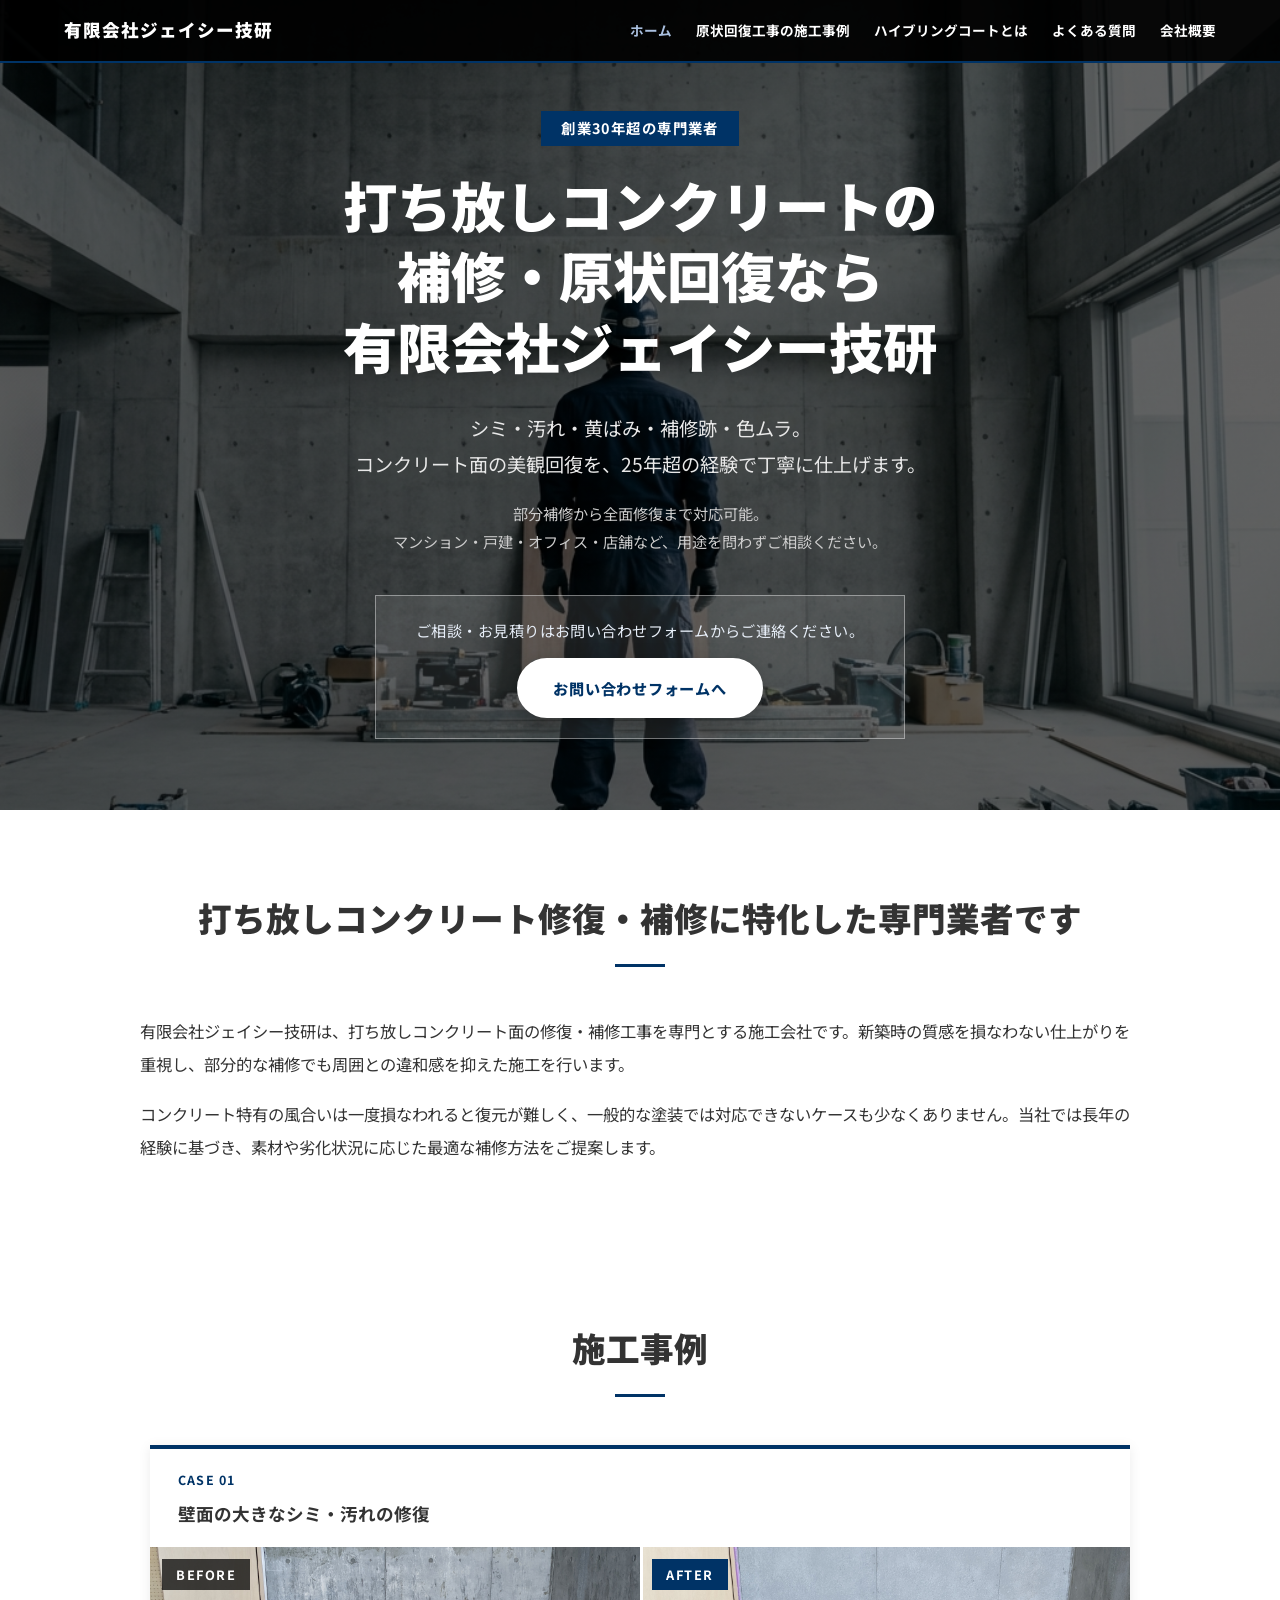
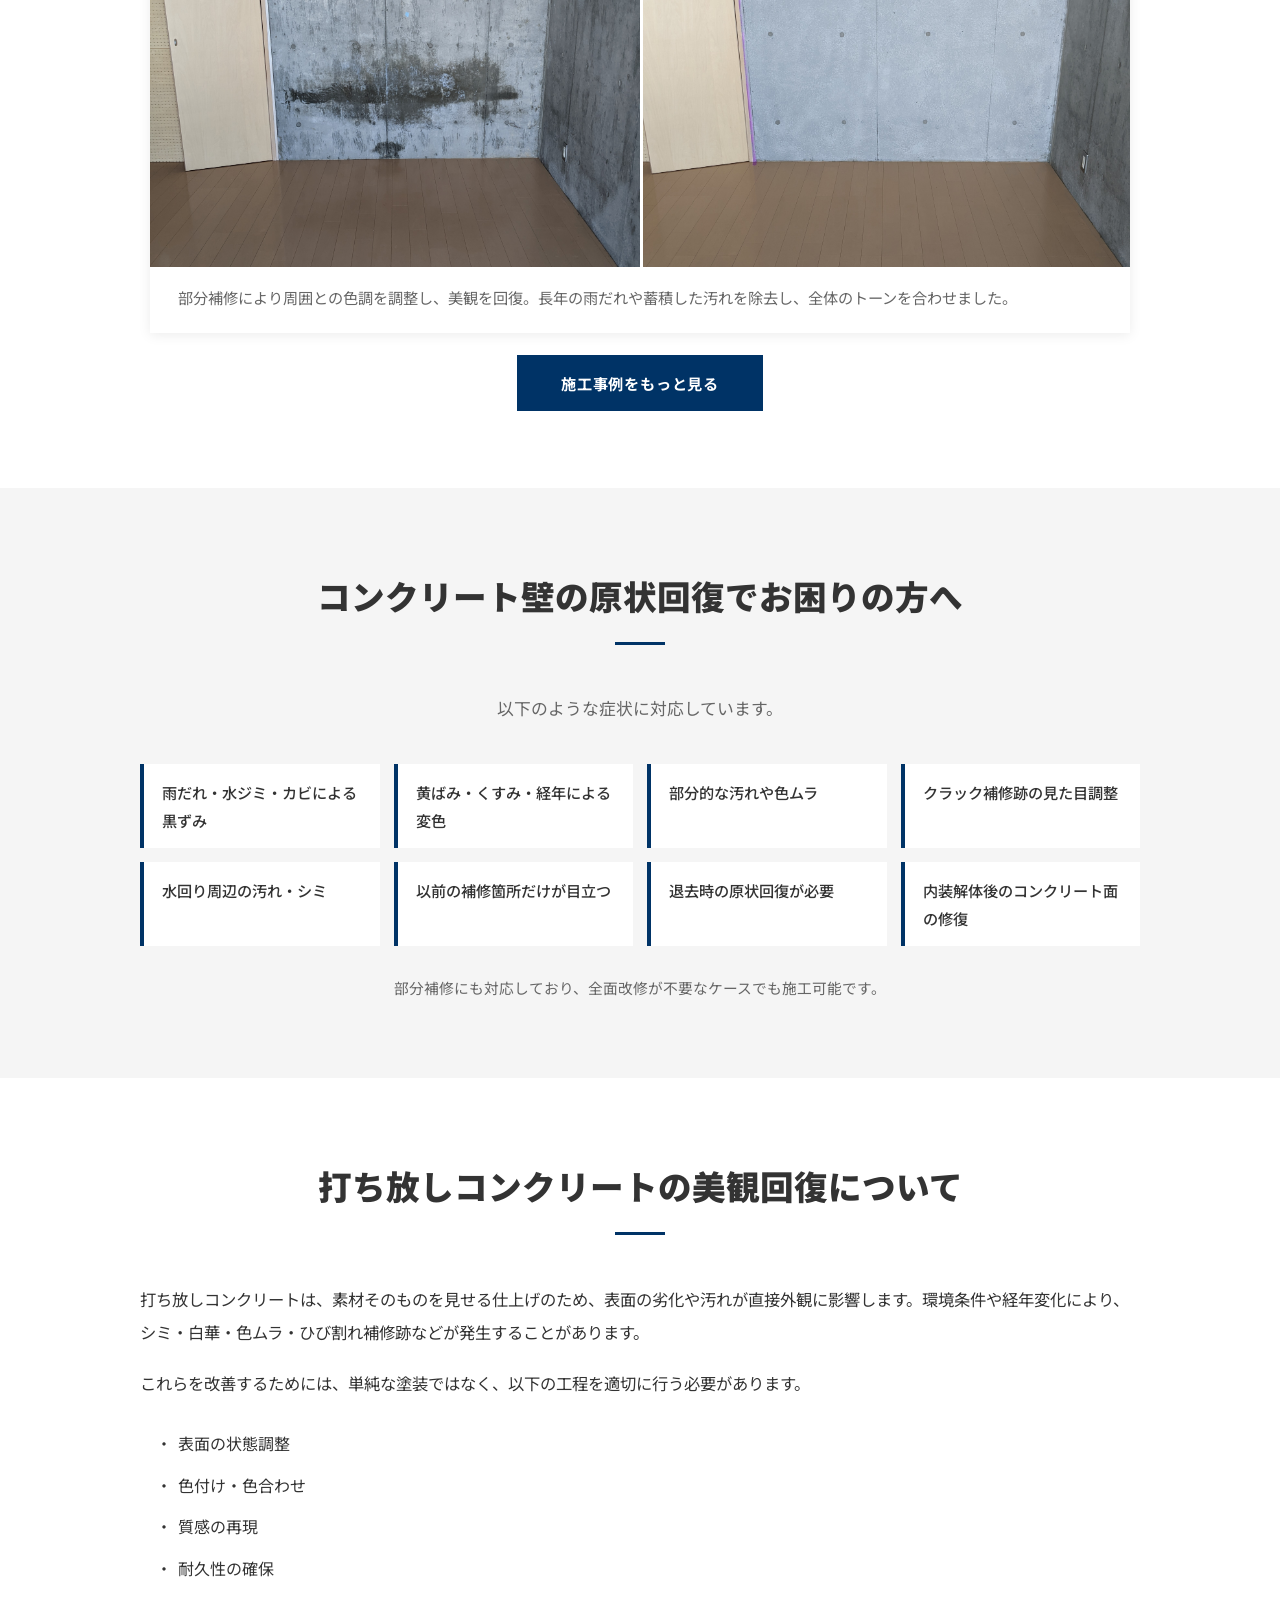
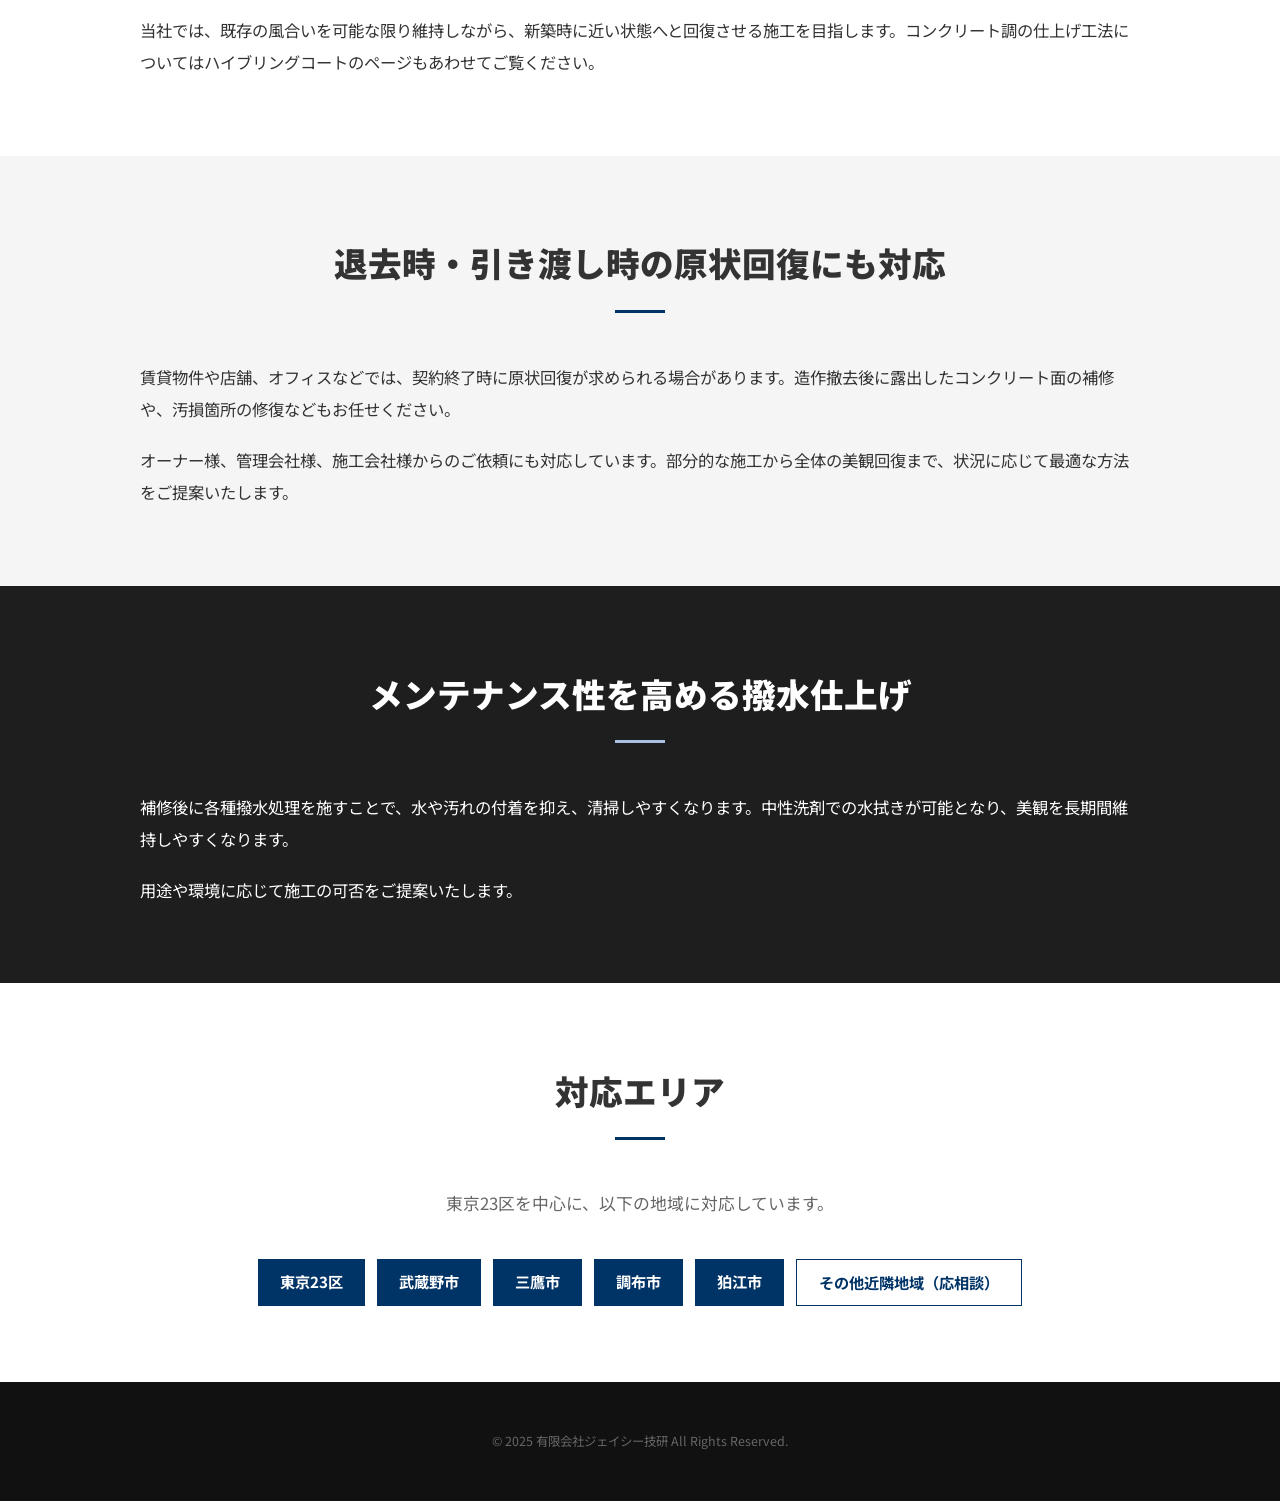
<file: index.html>
<!DOCTYPE html>
<html lang="ja">
<head>
    <meta charset="UTF-8">
    <!-- Google tag (gtag.js) -->
    <script async src="https://www.googletagmanager.com/gtag/js?id=G-X6T82WWXQK"></script>
    <script>
      window.dataLayer = window.dataLayer || [];
      function gtag(){dataLayer.push(arguments);}
      gtag('js', new Date());
      gtag('config', 'G-X6T82WWXQK');
    </script>
    <meta name="viewport" content="width=device-width, initial-scale=1.0">
    <title>打ち放しコンクリートの補修・原状回復なら有限会社ジェイシー技研</title>
    <meta name="description" content="東京都杉並区の有限会社ジェイシー技研。25年超の実績で打ち放しコンクリート面の修復・補修、原状回復を専門に行います。シミ、汚れ、クラック、黄ばみを確かな技術で解決。">
    <meta name="robots" content="index,follow">
    <link rel="canonical" href="https://www.jcgiken.com/">

    <!-- Open Graph -->
    <meta property="og:type" content="website">
    <meta property="og:site_name" content="有限会社ジェイシー技研">
    <meta property="og:title" content="打ち放しコンクリートの補修・原状回復なら有限会社ジェイシー技研">
    <meta property="og:description" content="東京都杉並区の有限会社ジェイシー技研。25年超の実績で打ち放しコンクリート面の修復・補修、原状回復を専門に行います。">
    <meta property="og:url" content="https://www.jcgiken.com/">
    <meta property="og:image" content="https://www.jcgiken.com/web/image/ogp.jpg">
    <meta property="og:image:width" content="1200">
    <meta property="og:image:height" content="630">
    <meta property="og:locale" content="ja_JP">

    <!-- Twitter Card -->
    <meta name="twitter:card" content="summary_large_image">
    <meta name="twitter:title" content="打ち放しコンクリートの補修・原状回復なら有限会社ジェイシー技研">
    <meta name="twitter:description" content="25年超の実績で打ち放しコンクリート面の修復・補修、原状回復を専門に行います。">
    <meta name="twitter:image" content="https://www.jcgiken.com/web/image/ogp.jpg">

    <!-- Favicon -->
    <link rel="icon" type="image/x-icon" href="/favicon.ico">
    <link rel="icon" type="image/png" sizes="32x32" href="/favicon-32x32.png">
    <link rel="icon" type="image/png" sizes="16x16" href="/favicon-16x16.png">
    <link rel="apple-touch-icon" sizes="180x180" href="/apple-touch-icon.png">
    <link rel="manifest" href="/site.webmanifest">
    <meta name="theme-color" content="#1a3a7a">

    <!-- Preconnect -->
    <link rel="preconnect" href="https://fonts.googleapis.com">
    <link rel="preconnect" href="https://fonts.gstatic.com" crossorigin>
    <link href="https://fonts.googleapis.com/css2?family=Noto+Sans+JP:wght@400;500;700;900&display=swap" rel="stylesheet">
    <link rel="stylesheet" href="style.css">

    <!-- Structured Data: LocalBusiness -->
    <script type="application/ld+json">
    {
      "@context": "https://schema.org",
      "@type": "LocalBusiness",
      "@id": "https://www.jcgiken.com/#localbusiness",
      "name": "有限会社ジェイシー技研",
      "alternateName": "ジェイシー技研",
      "url": "https://www.jcgiken.com/",
      "image": "https://www.jcgiken.com/web/image/PXL_20221210_051923732.jpg",
      "telephone": "+81-90-8811-5560",
      "faxNumber": "+81-3-6304-3920",
      "foundingDate": "1995-08",
      "description": "打ち放しコンクリートの補修・原状回復を専門とする東京都杉並区の施工会社。25年超の実績でシミ・汚れ・黄ばみ・クラック補修跡などの美観回復を行う。",
      "address": {
        "@type": "PostalAddress",
        "streetAddress": "方南1-29-1",
        "addressLocality": "杉並区",
        "addressRegion": "東京都",
        "postalCode": "168-0062",
        "addressCountry": "JP"
      },
      "areaServed": [
        {"@type": "City", "name": "東京23区"},
        {"@type": "City", "name": "武蔵野市"},
        {"@type": "City", "name": "三鷹市"},
        {"@type": "City", "name": "調布市"},
        {"@type": "City", "name": "狛江市"}
      ],
      "priceRange": "要問合せ",
      "knowsAbout": [
        "打ち放しコンクリート補修",
        "打ち放しコンクリート原状回復",
        "コンクリート壁原状回復",
        "撥水仕上げ",
        "ハイブリングコート"
      ]
    }
    </script>

    <!-- Structured Data: WebSite -->
    <script type="application/ld+json">
    {
      "@context": "https://schema.org",
      "@type": "WebSite",
      "url": "https://www.jcgiken.com/",
      "name": "有限会社ジェイシー技研",
      "inLanguage": "ja"
    }
    </script>

</head>
<body>

    <header>
        <nav>
            <div class="logo">
                <a href="index.html">
                    <span class="logo-full">有限会社ジェイシー技研</span>
                    <span class="logo-short">トップ</span>
                </a>
            </div>
            <div class="nav-right">
                <ul class="mobile-quicknav">
                    <li><a href="cases.html">施工事例</a></li>
                </ul>
                <ul class="nav-links">
                    <li><a href="index.html" class="active">ホーム</a></li>
                    <li><a href="cases.html">原状回復工事の施工事例</a></li>
                    <li><a href="hybring-coat.html">ハイブリングコートとは</a></li>
                    <li><a href="faq.html">よくある質問</a></li>
                    <li><a href="company.html">会社概要</a></li>
                </ul>
                <button class="hamburger" id="hamburgerBtn" aria-label="メニューを開く" aria-expanded="false">
                    <span></span>
                    <span></span>
                    <span></span>
                    <span class="hamburger-label">メニュー</span>
                </button>
            </div>
        </nav>
    </header>

    <!-- Mobile Menu -->
    <div class="mobile-menu" id="mobileMenu" role="dialog" aria-modal="true" aria-label="ナビゲーションメニュー">
        <div class="mobile-menu-header">
            <span class="mobile-menu-header-title">メニュー</span>
            <button class="mobile-menu-close" id="mobileMenuClose">✕ 閉じる</button>
        </div>
        <div class="mobile-menu-links">
            <a href="index.html" class="active">ホーム（トップページ）</a>
            <a href="cases.html">原状回復工事の施工事例</a>
            <a href="hybring-coat.html">ハイブリングコートとは</a>
            <a href="faq.html">よくある質問</a>
            <a href="company.html">会社概要</a>
        </div>
    </div>

    <!-- Hero -->
    <div id="home" class="hero">
        <div class="hero-content">
            <div class="hero-badge">創業30年超の専門業者</div>
            <h1>
                打ち放しコンクリートの<br>
                補修・原状回復なら<br>
                有限会社ジェイシー技研
            </h1>
            <p class="hero-sub">
                シミ・汚れ・黄ばみ・補修跡・色ムラ。<br>
                コンクリート面の美観回復を、25年超の経験で丁寧に仕上げます。
            </p>
            <p class="hero-note">
                部分補修から全面修復まで対応可能。<br>
                マンション・戸建・オフィス・店舗など、用途を問わずご相談ください。
            </p>
            <div class="hero-cta">
                <p>ご相談・お見積りはお問い合わせフォームからご連絡ください。</p>
                <a href="company.html#contact" class="btn">お問い合わせフォームへ</a>
            </div>
        </div>
    </div>

    <!-- 強み -->
    <div id="strength" class="section-wrap">
        <div class="section-inner">
            <h2 class="section-title">打ち放しコンクリート修復・補修に特化した専門業者です</h2>
            <div class="text-body">
                <p>有限会社ジェイシー技研は、打ち放しコンクリート面の修復・補修工事を専門とする施工会社です。新築時の質感を損なわない仕上がりを重視し、部分的な補修でも周囲との違和感を抑えた施工を行います。</p>
                <p>コンクリート特有の風合いは一度損なわれると復元が難しく、一般的な塗装では対応できないケースも少なくありません。当社では長年の経験に基づき、素材や劣化状況に応じた最適な補修方法をご提案します。</p>
            </div>
        </div>
    </div>

    <!-- 施工事例 -->
    <div id="case-digest" class="section-wrap">
        <div class="section-inner">
            <h2 class="section-title">施工事例</h2>
            <div class="case-item case-digest-item">
                <div class="case-item-header">
                    <div class="case-no">CASE 01</div>
                    <h3>壁面の大きなシミ・汚れの修復</h3>
                </div>
                <div class="before-after">
                    <div class="ba-panel">
                        <img src="web/image/PXL_20221210_042114568.jpg" alt="打ち放しコンクリート壁面の雨だれ・シミ 施工前" loading="lazy" decoding="async">
                        <span class="ba-label">BEFORE</span>
                    </div>
                    <div class="ba-panel ba-divider">
                        <img src="web/image/PXL_20221210_051923732.jpg" alt="打ち放しコンクリート壁面の雨だれ・シミを部分補修で美観回復した施工後" loading="lazy" decoding="async">
                        <span class="ba-label after">AFTER</span>
                    </div>
                </div>
                <p class="case-item-desc">部分補修により周囲との色調を調整し、美観を回復。長年の雨だれや蓄積した汚れを除去し、全体のトーンを合わせました。</p>
            </div>
            <p class="case-digest-link"><a href="cases.html" class="btn">施工事例をもっと見る</a></p>
        </div>
    </div>

    <!-- お悩み -->
    <div id="troubles" class="section-wrap bg-grey">
        <div class="section-inner">
            <h2 class="section-title">コンクリート壁の原状回復でお困りの方へ</h2>
            <p class="section-lead">以下のような症状に対応しています。</p>
            <div class="troubles-grid">
                <div class="trouble-item">雨だれ・水ジミ・カビによる黒ずみ</div>
                <div class="trouble-item">黄ばみ・くすみ・経年による変色</div>
                <div class="trouble-item">部分的な汚れや色ムラ</div>
                <div class="trouble-item">クラック補修跡の見た目調整</div>
                <div class="trouble-item">水回り周辺の汚れ・シミ</div>
                <div class="trouble-item">以前の補修箇所だけが目立つ</div>
                <div class="trouble-item">退去時の原状回復が必要</div>
                <div class="trouble-item">内装解体後のコンクリート面の修復</div>
            </div>
            <p class="troubles-note">部分補修にも対応しており、全面改修が不要なケースでも施工可能です。</p>
        </div>
    </div>

    <!-- 補修とは -->
    <div id="about" class="section-wrap">
        <div class="section-inner">
            <h2 class="section-title">打ち放しコンクリートの美観回復について</h2>
            <div class="text-body">
                <p>打ち放しコンクリートは、素材そのものを見せる仕上げのため、表面の劣化や汚れが直接外観に影響します。環境条件や経年変化により、シミ・白華・色ムラ・ひび割れ補修跡などが発生することがあります。</p>
                <p>これらを改善するためには、単純な塗装ではなく、以下の工程を適切に行う必要があります。</p>
            </div>
            <ul class="process-list">
                <li>表面の状態調整</li>
                <li>色付け・色合わせ</li>
                <li>質感の再現</li>
                <li>耐久性の確保</li>
            </ul>
            <div class="text-body">
                <p>当社では、既存の風合いを可能な限り維持しながら、新築時に近い状態へと回復させる施工を目指します。コンクリート調の仕上げ工法については<a href="hybring-coat.html">ハイブリングコートのページ</a>もあわせてご覧ください。</p>
            </div>
        </div>
    </div>

    <!-- 原状回復 -->
    <div id="restoration" class="section-wrap bg-grey">
        <div class="section-inner">
            <h2 class="section-title">退去時・引き渡し時の原状回復にも対応</h2>
            <div class="text-body">
                <p>賃貸物件や店舗、オフィスなどでは、契約終了時に原状回復が求められる場合があります。造作撤去後に露出したコンクリート面の補修や、汚損箇所の修復などもお任せください。</p>
                <p>オーナー様、管理会社様、施工会社様からのご依頼にも対応しています。部分的な施工から全体の美観回復まで、状況に応じて最適な方法をご提案いたします。</p>
            </div>
        </div>
    </div>

    <!-- 撥水仕上げ -->
    <div id="repellent" class="section-wrap bg-dark">
        <div class="section-inner">
            <h2 class="section-title">メンテナンス性を高める撥水仕上げ</h2>
            <div class="text-body">
                <p>補修後に各種撥水処理を施すことで、水や汚れの付着を抑え、清掃しやすくなります。中性洗剤での水拭きが可能となり、美観を長期間維持しやすくなります。</p>
                <p>用途や環境に応じて施工の可否をご提案いたします。</p>
            </div>
        </div>
    </div>

    <!-- 対応エリア -->
    <div id="area" class="section-wrap">
        <div class="section-inner">
            <h2 class="section-title">対応エリア</h2>
            <p class="section-lead">東京23区を中心に、以下の地域に対応しています。</p>
            <div class="area-list">
                <span class="area-tag">東京23区</span>
                <span class="area-tag">武蔵野市</span>
                <span class="area-tag">三鷹市</span>
                <span class="area-tag">調布市</span>
                <span class="area-tag">狛江市</span>
                <span class="area-tag soft">その他近隣地域（応相談）</span>
            </div>
        </div>
    </div>

    <footer>
        <p class="footer-copy">&copy; 2025 有限会社ジェイシー技研 All Rights Reserved.</p>
    </footer>

    <script src="script.js"></script>
</body>
</html>
</file>
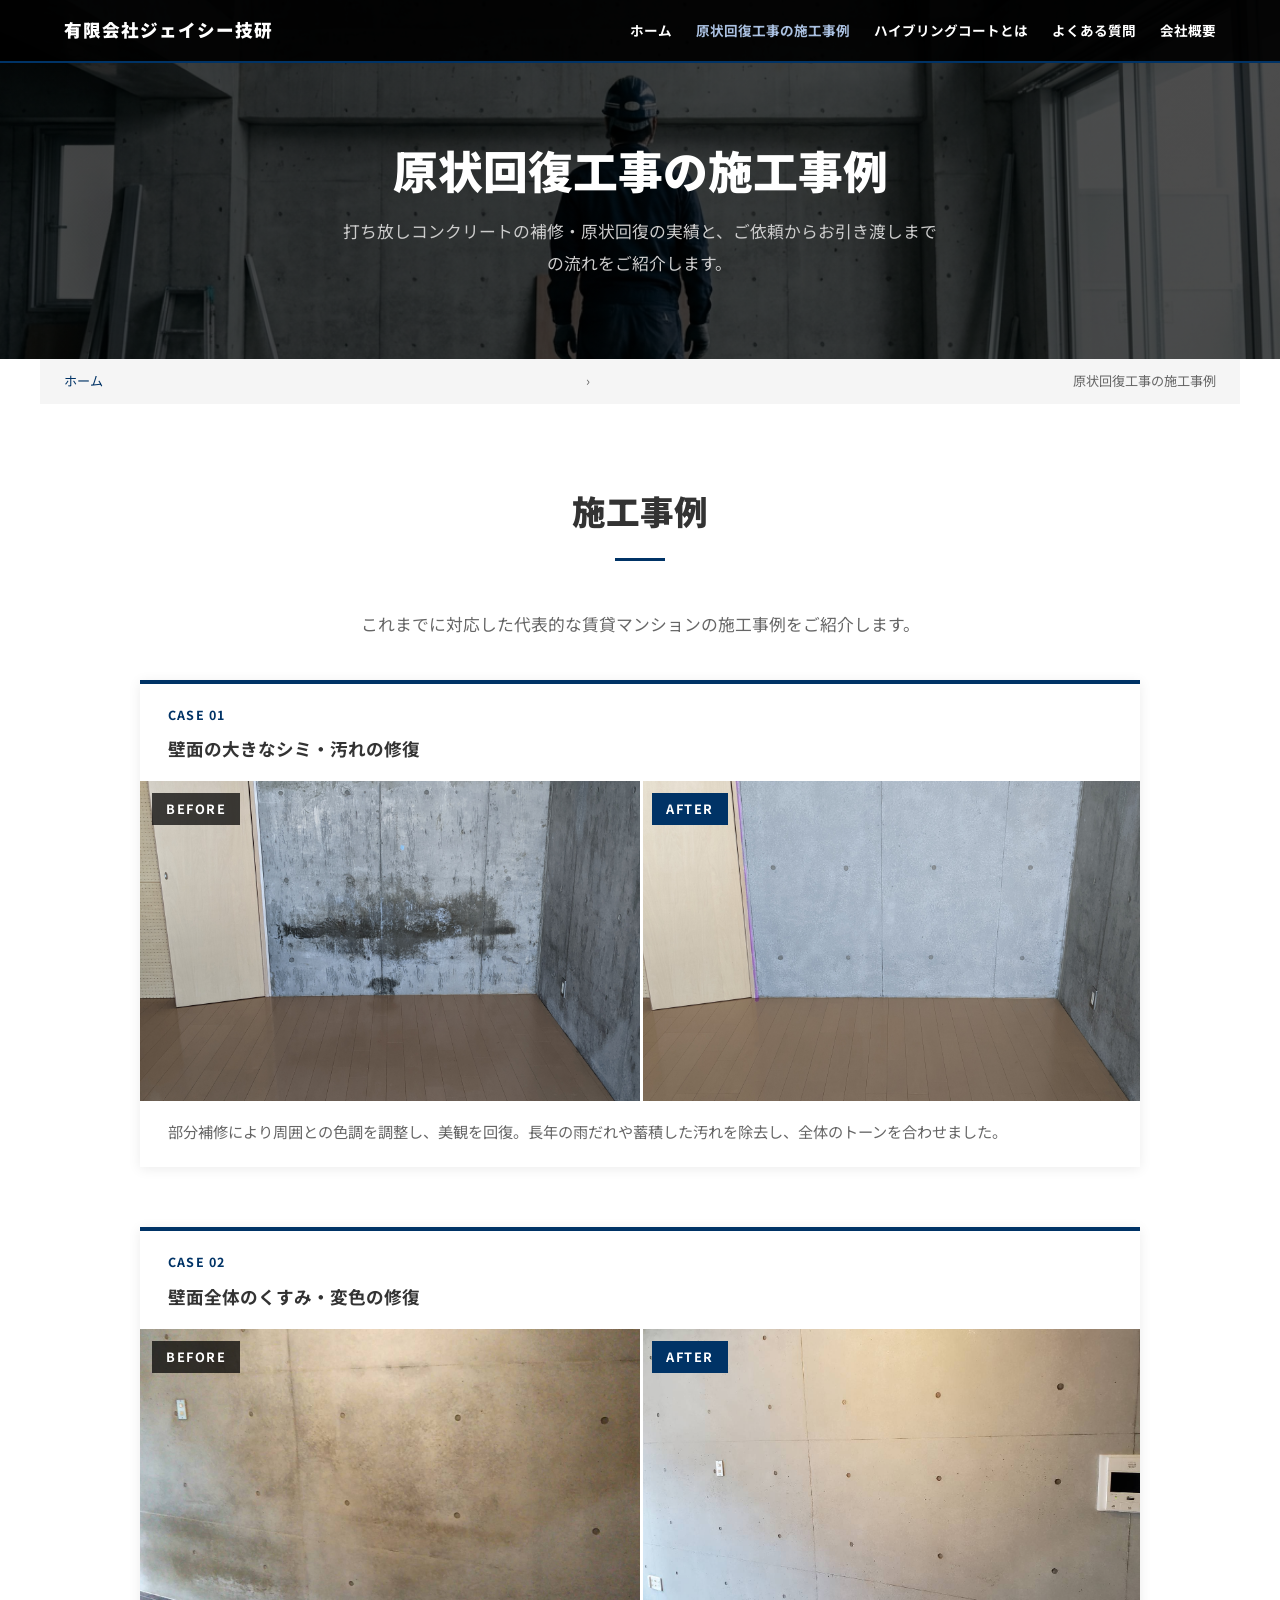
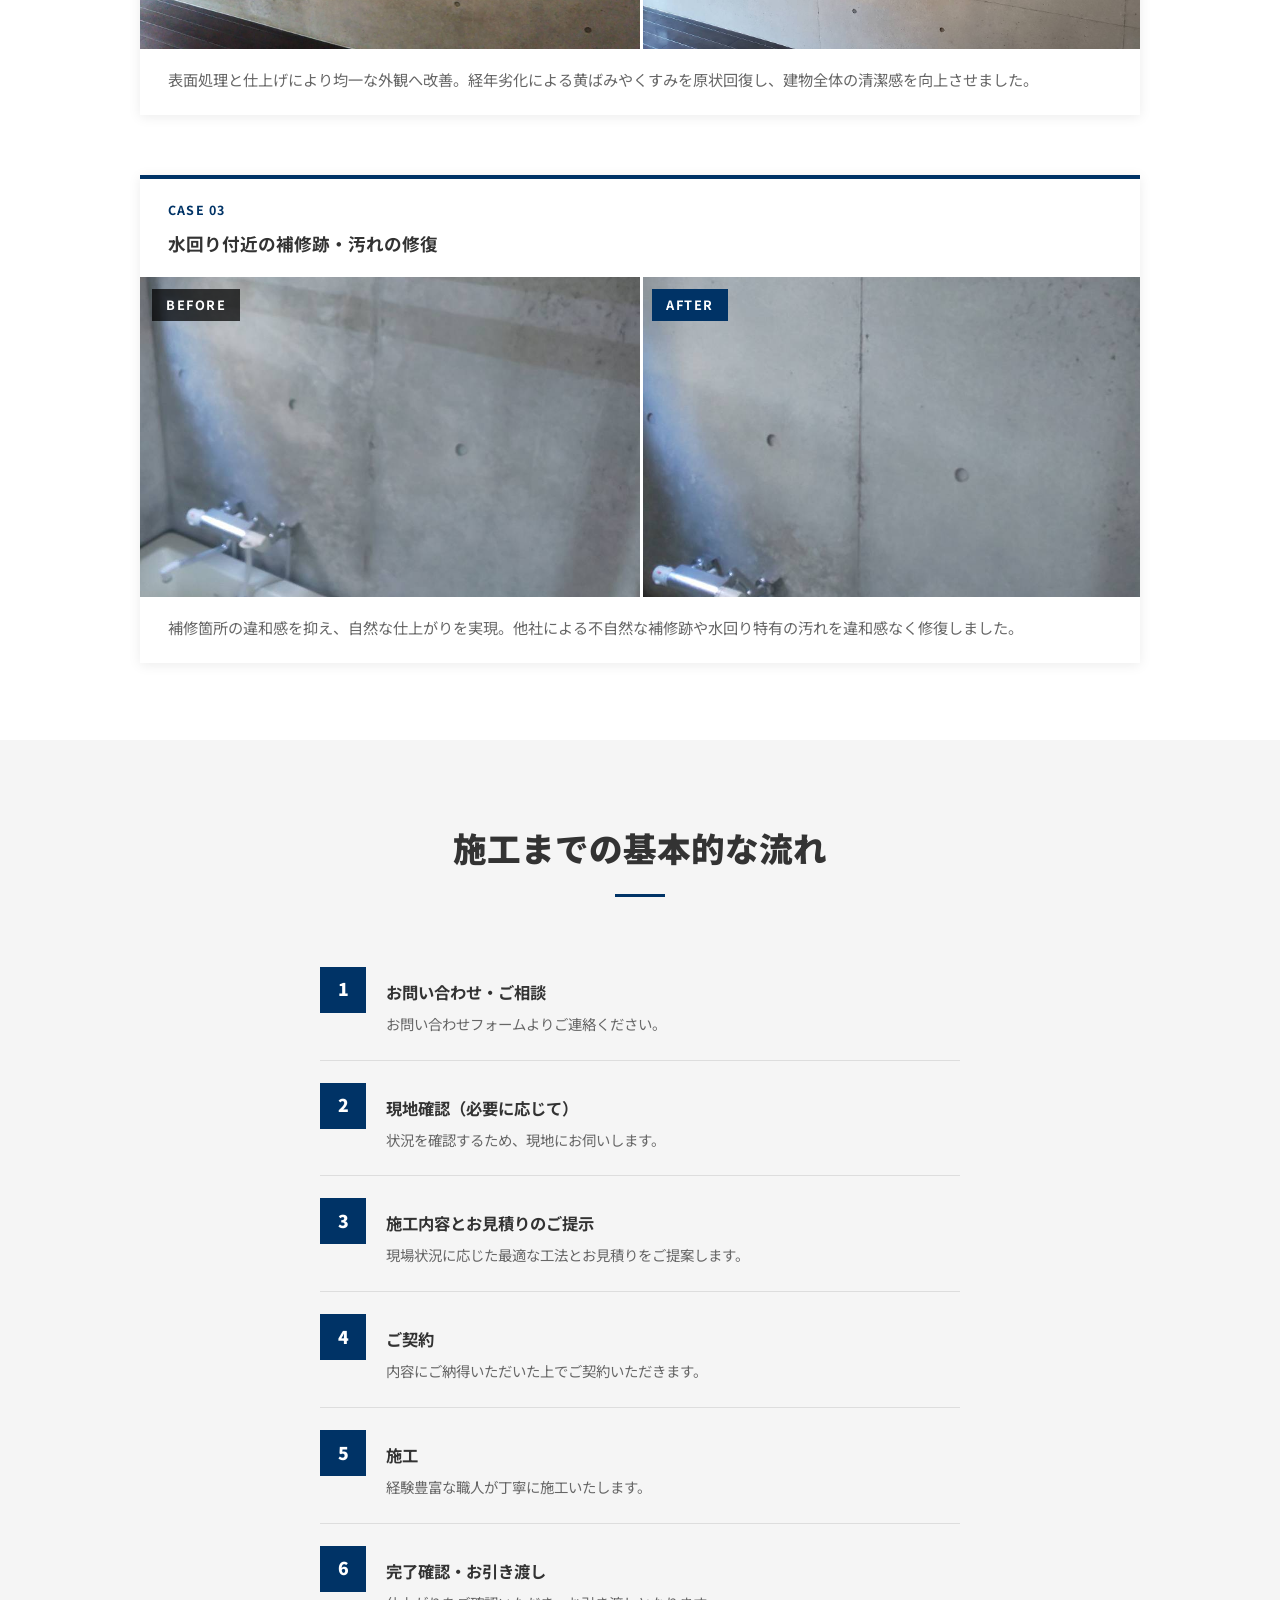
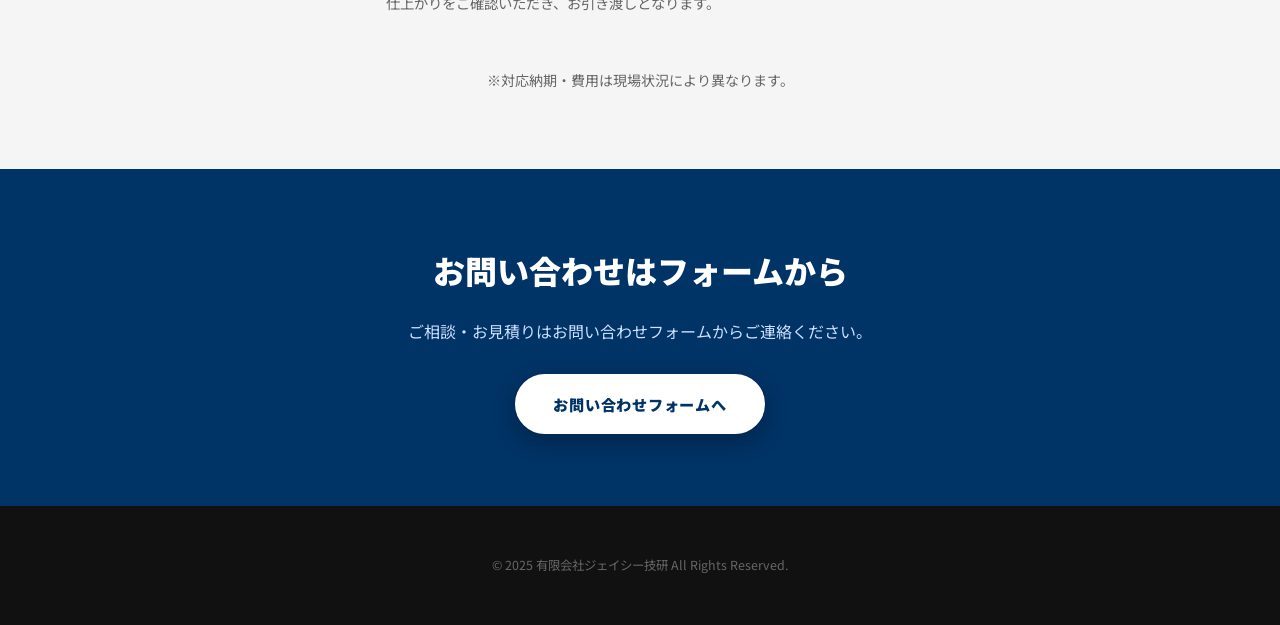
<file: cases.html>
<!DOCTYPE html>
<html lang="ja">
<head>
    <meta charset="UTF-8">
    <!-- Google tag (gtag.js) -->
    <script async src="https://www.googletagmanager.com/gtag/js?id=G-X6T82WWXQK"></script>
    <script>
      window.dataLayer = window.dataLayer || [];
      function gtag(){dataLayer.push(arguments);}
      gtag('js', new Date());
      gtag('config', 'G-X6T82WWXQK');
    </script>
    <meta name="viewport" content="width=device-width, initial-scale=1.0">
    <title>原状回復工事の施工事例｜打ち放しコンクリート補修｜有限会社ジェイシー技研</title>
    <meta name="description" content="有限会社ジェイシー技研の原状回復工事の施工事例を紹介。打ち放しコンクリートのシミ・汚れ・変色・補修跡を自然な仕上がりに回復した賃貸マンションなどのBEFORE/AFTER実績。">
    <meta name="robots" content="index,follow">
    <link rel="canonical" href="https://www.jcgiken.com/cases.html">

    <!-- Open Graph -->
    <meta property="og:type" content="article">
    <meta property="og:site_name" content="有限会社ジェイシー技研">
    <meta property="og:title" content="原状回復工事の施工事例｜有限会社ジェイシー技研">
    <meta property="og:description" content="打ち放しコンクリートのシミ・汚れ・変色・補修跡を自然な仕上がりに回復した施工事例をBEFORE/AFTERでご紹介。">
    <meta property="og:url" content="https://www.jcgiken.com/cases.html">
    <meta property="og:image" content="https://www.jcgiken.com/web/image/ogp.jpg">
    <meta property="og:image:width" content="1200">
    <meta property="og:image:height" content="630">
    <meta property="og:locale" content="ja_JP">

    <!-- Twitter Card -->
    <meta name="twitter:card" content="summary_large_image">
    <meta name="twitter:title" content="原状回復工事の施工事例｜有限会社ジェイシー技研">
    <meta name="twitter:description" content="打ち放しコンクリートの補修・原状回復の実績をBEFORE/AFTERでご紹介。">
    <meta name="twitter:image" content="https://www.jcgiken.com/web/image/ogp.jpg">

    <!-- Favicon -->
    <link rel="icon" type="image/x-icon" href="/favicon.ico">
    <link rel="icon" type="image/png" sizes="32x32" href="/favicon-32x32.png">
    <link rel="icon" type="image/png" sizes="16x16" href="/favicon-16x16.png">
    <link rel="apple-touch-icon" sizes="180x180" href="/apple-touch-icon.png">
    <link rel="manifest" href="/site.webmanifest">
    <meta name="theme-color" content="#1a3a7a">

    <link rel="preconnect" href="https://fonts.googleapis.com">
    <link rel="preconnect" href="https://fonts.gstatic.com" crossorigin>
    <link href="https://fonts.googleapis.com/css2?family=Noto+Sans+JP:wght@400;500;700;900&display=swap" rel="stylesheet">
    <link rel="stylesheet" href="style.css">

    <!-- Structured Data: BreadcrumbList -->
    <script type="application/ld+json">
    {
      "@context": "https://schema.org",
      "@type": "BreadcrumbList",
      "itemListElement": [
        {"@type": "ListItem", "position": 1, "name": "ホーム", "item": "https://www.jcgiken.com/"},
        {"@type": "ListItem", "position": 2, "name": "原状回復工事の施工事例", "item": "https://www.jcgiken.com/cases.html"}
      ]
    }
    </script>

    <!-- Structured Data: ItemList (事例一覧) -->
    <script type="application/ld+json">
    {
      "@context": "https://schema.org",
      "@type": "ItemList",
      "name": "打ち放しコンクリート補修・原状回復の施工事例",
      "itemListElement": [
        {
          "@type": "ListItem",
          "position": 1,
          "item": {
            "@type": "Article",
            "headline": "壁面の大きなシミ・汚れの修復",
            "description": "部分補修により周囲との色調を調整し、美観を回復。長年の雨だれや蓄積した汚れを除去し、全体のトーンを合わせました。",
            "image": "https://www.jcgiken.com/web/image/PXL_20221210_051923732.jpg"
          }
        },
        {
          "@type": "ListItem",
          "position": 2,
          "item": {
            "@type": "Article",
            "headline": "壁面全体のくすみ・変色の修復",
            "description": "表面処理と仕上げにより均一な外観へ改善。経年劣化による黄ばみやくすみを原状回復し、建物全体の清潔感を向上させました。",
            "image": "https://www.jcgiken.com/web/image/1658558519560.jpg"
          }
        },
        {
          "@type": "ListItem",
          "position": 3,
          "item": {
            "@type": "Article",
            "headline": "水回り付近の補修跡・汚れの修復",
            "description": "補修箇所の違和感を抑え、自然な仕上がりを実現。他社による不自然な補修跡や水回り特有の汚れを違和感なく修復しました。",
            "image": "https://www.jcgiken.com/web/image/1684109075988.jpg"
          }
        }
      ]
    }
    </script>

    <!-- Structured Data: HowTo -->
    <script type="application/ld+json">
    {
      "@context": "https://schema.org",
      "@type": "HowTo",
      "name": "打ち放しコンクリート補修・原状回復の流れ",
      "step": [
        {
          "@type": "HowToStep",
          "position": 1,
          "name": "お問い合わせ・ご相談",
          "text": "お電話よりご連絡ください。"
        },
        {
          "@type": "HowToStep",
          "position": 2,
          "name": "現地確認（必要に応じて）",
          "text": "状況を確認するため、現地にお伺いします。"
        },
        {
          "@type": "HowToStep",
          "position": 3,
          "name": "施工内容とお見積りのご提示",
          "text": "現場状況に応じた最適な工法とお見積りをご提案します。"
        },
        {
          "@type": "HowToStep",
          "position": 4,
          "name": "ご契約",
          "text": "内容にご納得いただいた上でご契約いただきます。"
        },
        {
          "@type": "HowToStep",
          "position": 5,
          "name": "施工",
          "text": "経験豊富な職人が丁寧に施工いたします。"
        },
        {
          "@type": "HowToStep",
          "position": 6,
          "name": "完了確認・お引き渡し",
          "text": "仕上がりをご確認いただき、お引き渡しとなります。"
        }
      ]
    }
    </script>
</head>
<body>

    <header>
        <nav>
            <div class="logo">
                <a href="index.html">
                    <span class="logo-full">有限会社ジェイシー技研</span>
                    <span class="logo-short">トップ</span>
                </a>
            </div>
            <div class="nav-right">
                <ul class="mobile-quicknav">
                    <li><a href="hybring-coat.html">ハイブリングコート</a></li>
                </ul>
                <ul class="nav-links">
                    <li><a href="index.html">ホーム</a></li>
                    <li><a href="cases.html" class="active">原状回復工事の施工事例</a></li>
                    <li><a href="hybring-coat.html">ハイブリングコートとは</a></li>
                    <li><a href="faq.html">よくある質問</a></li>
                    <li><a href="company.html">会社概要</a></li>
                </ul>
                <button class="hamburger" id="hamburgerBtn" aria-label="メニューを開く" aria-expanded="false">
                    <span></span>
                    <span></span>
                    <span></span>
                    <span class="hamburger-label">メニュー</span>
                </button>
            </div>
        </nav>
    </header>

    <!-- Mobile Menu -->
    <div class="mobile-menu" id="mobileMenu" role="dialog" aria-modal="true" aria-label="ナビゲーションメニュー">
        <div class="mobile-menu-header">
            <span class="mobile-menu-header-title">メニュー</span>
            <button class="mobile-menu-close" id="mobileMenuClose">✕ 閉じる</button>
        </div>
        <div class="mobile-menu-links">
            <a href="index.html">ホーム（トップページ）</a>
            <a href="cases.html" class="active">原状回復工事の施工事例</a>
            <a href="hybring-coat.html">ハイブリングコートとは</a>
            <a href="faq.html">よくある質問</a>
            <a href="company.html">会社概要</a>
        </div>
    </div>

    <!-- Page Hero -->
    <div class="page-hero">
        <h1>原状回復工事の施工事例</h1>
        <p>打ち放しコンクリートの補修・原状回復の実績と、ご依頼からお引き渡しまでの流れをご紹介します。</p>
    </div>

    <!-- Breadcrumb -->
    <nav class="breadcrumb" aria-label="パンくずリスト">
        <a href="index.html">ホーム</a>
        <span>›</span>
        原状回復工事の施工事例
    </nav>

    <!-- 施工事例 -->
    <div id="cases" class="section-wrap">
        <div class="section-inner">
            <h2 class="section-title">施工事例</h2>
            <p class="section-lead">これまでに対応した代表的な賃貸マンションの施工事例をご紹介します。</p>
            <div class="cases-list">

                <div class="case-item">
                    <div class="case-item-header">
                        <div class="case-no">CASE 01</div>
                        <h3>壁面の大きなシミ・汚れの修復</h3>
                    </div>
                    <div class="before-after">
                        <div class="ba-panel">
                            <img src="../web/image/PXL_20221210_042114568.jpg" alt="打ち放しコンクリート壁面の雨だれ・シミ 施工前" loading="lazy" decoding="async">
                            <span class="ba-label">BEFORE</span>
                        </div>
                        <div class="ba-panel ba-divider">
                            <img src="../web/image/PXL_20221210_051923732.jpg" alt="打ち放しコンクリート壁面の雨だれ・シミを部分補修で美観回復した施工後" loading="lazy" decoding="async">
                            <span class="ba-label after">AFTER</span>
                        </div>
                    </div>
                    <p class="case-item-desc">部分補修により周囲との色調を調整し、美観を回復。長年の雨だれや蓄積した汚れを除去し、全体のトーンを合わせました。</p>
                </div>

                <div class="case-item">
                    <div class="case-item-header">
                        <div class="case-no">CASE 02</div>
                        <h3>壁面全体のくすみ・変色の修復</h3>
                    </div>
                    <div class="before-after">
                        <div class="ba-panel">
                            <img src="../web/image/1658548152940.jpg" alt="賃貸マンション打ち放しコンクリート 黄ばみ・くすみ 施工前" loading="lazy" decoding="async">
                            <span class="ba-label">BEFORE</span>
                        </div>
                        <div class="ba-panel ba-divider">
                            <img src="../web/image/1658558519560.jpg" alt="賃貸マンション打ち放しコンクリート 経年変色を原状回復した施工後" loading="lazy" decoding="async">
                            <span class="ba-label after">AFTER</span>
                        </div>
                    </div>
                    <p class="case-item-desc">表面処理と仕上げにより均一な外観へ改善。経年劣化による黄ばみやくすみを原状回復し、建物全体の清潔感を向上させました。</p>
                </div>

                <div class="case-item">
                    <div class="case-item-header">
                        <div class="case-no">CASE 03</div>
                        <h3>水回り付近の補修跡・汚れの修復</h3>
                    </div>
                    <div class="before-after">
                        <div class="ba-panel">
                            <img src="../web/image/1684109075915.jpg" alt="水回り付近コンクリート 他社補修跡・汚れ 施工前" loading="lazy" decoding="async">
                            <span class="ba-label">BEFORE</span>
                        </div>
                        <div class="ba-panel ba-divider">
                            <img src="../web/image/1684109075988.jpg" alt="水回り付近コンクリート 補修跡を自然な仕上がりに修復した施工後" loading="lazy" decoding="async">
                            <span class="ba-label after">AFTER</span>
                        </div>
                    </div>
                    <p class="case-item-desc">補修箇所の違和感を抑え、自然な仕上がりを実現。他社による不自然な補修跡や水回り特有の汚れを違和感なく修復しました。</p>
                </div>

            </div>
        </div>
    </div>

    <!-- 施工の流れ -->
    <div id="flow" class="section-wrap bg-grey">
        <div class="section-inner">
            <h2 class="section-title">施工までの基本的な流れ</h2>
            <div class="flow-steps">
                <div class="flow-step">
                    <div class="step-num">1</div>
                    <div class="step-body">
                        <strong>お問い合わせ・ご相談</strong>
                        <p>お問い合わせフォームよりご連絡ください。</p>
                    </div>
                </div>
                <div class="flow-step">
                    <div class="step-num">2</div>
                    <div class="step-body">
                        <strong>現地確認（必要に応じて）</strong>
                        <p>状況を確認するため、現地にお伺いします。</p>
                    </div>
                </div>
                <div class="flow-step">
                    <div class="step-num">3</div>
                    <div class="step-body">
                        <strong>施工内容とお見積りのご提示</strong>
                        <p>現場状況に応じた最適な工法とお見積りをご提案します。</p>
                    </div>
                </div>
                <div class="flow-step">
                    <div class="step-num">4</div>
                    <div class="step-body">
                        <strong>ご契約</strong>
                        <p>内容にご納得いただいた上でご契約いただきます。</p>
                    </div>
                </div>
                <div class="flow-step">
                    <div class="step-num">5</div>
                    <div class="step-body">
                        <strong>施工</strong>
                        <p>経験豊富な職人が丁寧に施工いたします。</p>
                    </div>
                </div>
                <div class="flow-step">
                    <div class="step-num">6</div>
                    <div class="step-body">
                        <strong>完了確認・お引き渡し</strong>
                        <p>仕上がりをご確認いただき、お引き渡しとなります。</p>
                    </div>
                </div>
            </div>
            <p class="flow-note">※対応納期・費用は現場状況により異なります。</p>
        </div>
    </div>

    <!-- CTA -->
    <div class="cta-wrap">
        <h2>お問い合わせはフォームから</h2>
        <p>ご相談・お見積りはお問い合わせフォームからご連絡ください。</p>
        <a href="company.html#contact" class="btn">お問い合わせフォームへ</a>
    </div>

    <footer>
        <p class="footer-copy">&copy; 2025 有限会社ジェイシー技研 All Rights Reserved.</p>
    </footer>

    <script src="script.js"></script>
</body>
</html>
</file>
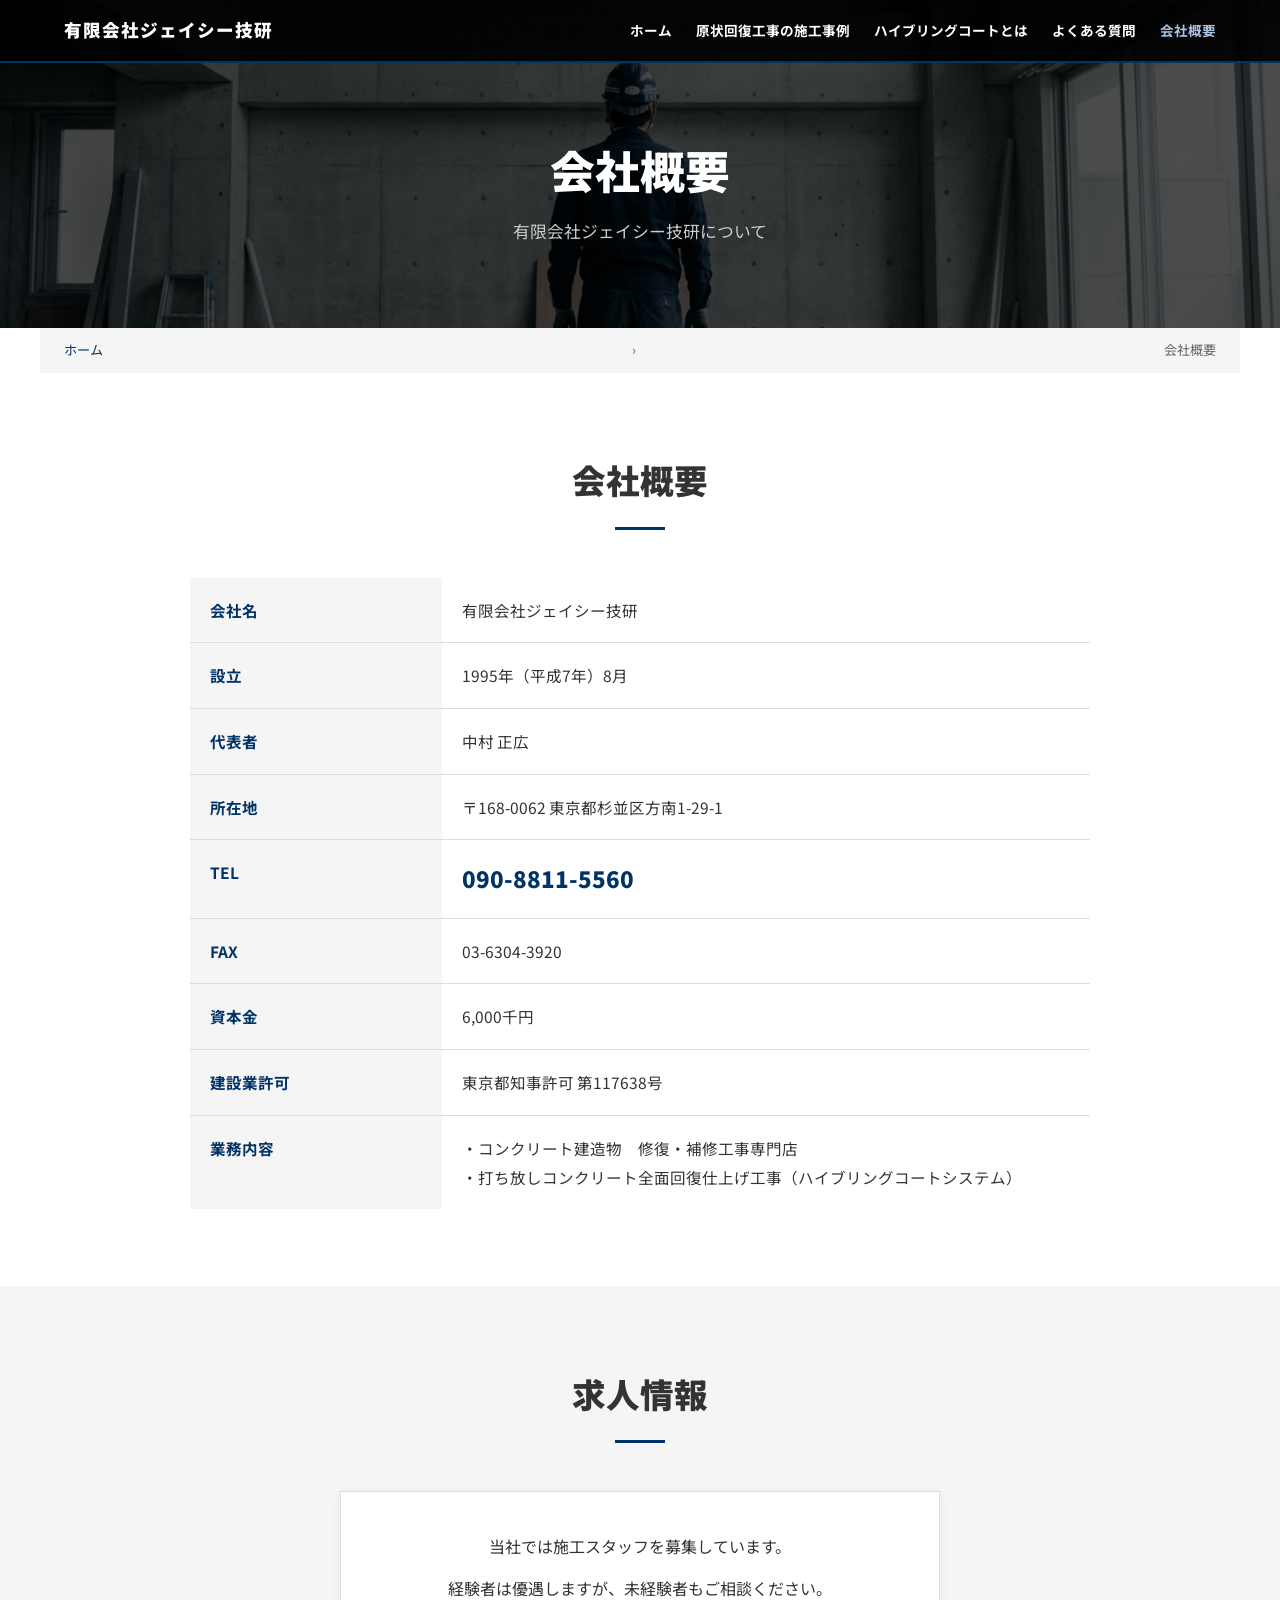
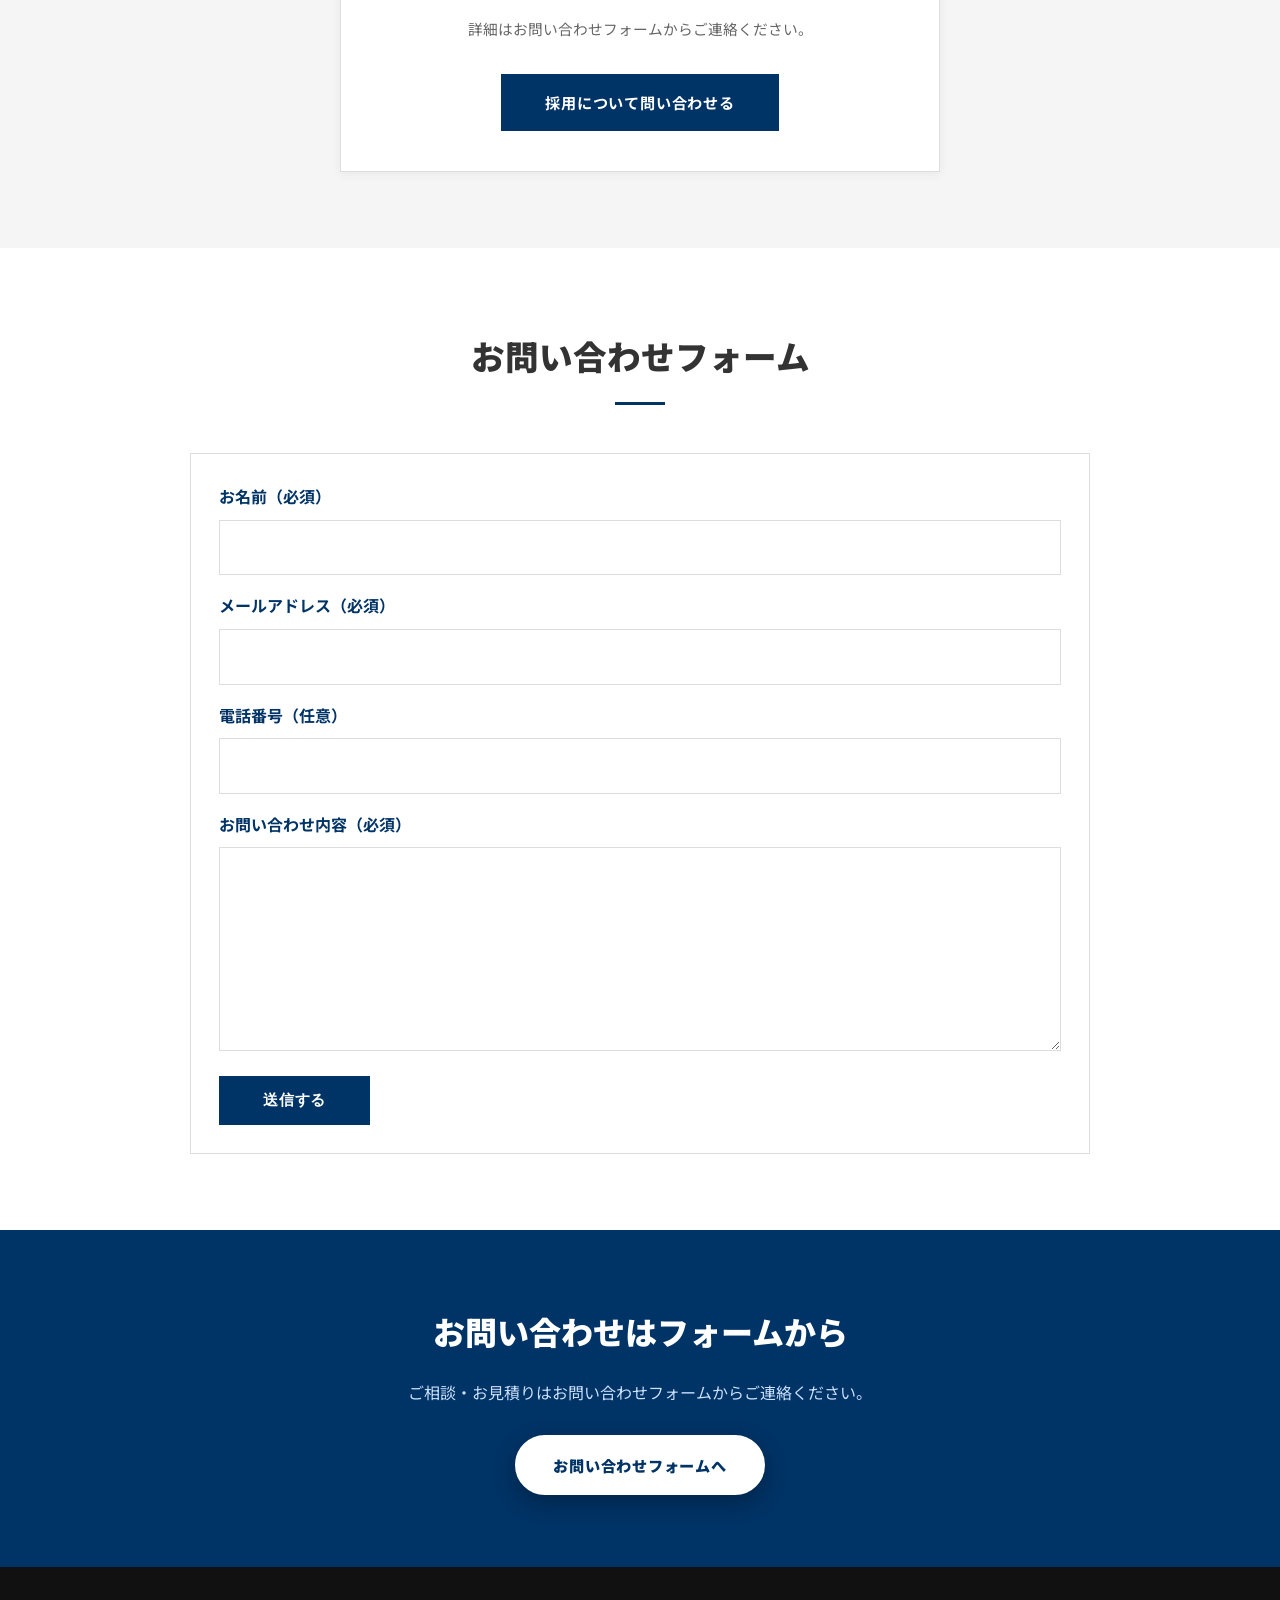
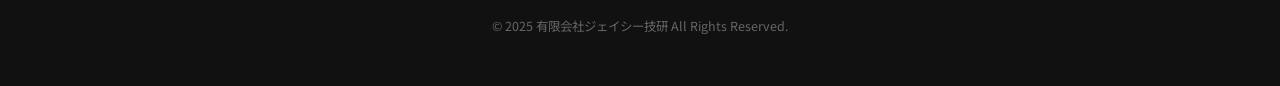
<file: company.html>
<!DOCTYPE html>
<html lang="ja">
<head>
    <meta charset="UTF-8">
    <!-- Google tag (gtag.js) -->
    <script async src="https://www.googletagmanager.com/gtag/js?id=G-X6T82WWXQK"></script>
    <script>
      window.dataLayer = window.dataLayer || [];
      function gtag(){dataLayer.push(arguments);}
      gtag('js', new Date());
      gtag('config', 'G-X6T82WWXQK');
    </script>
    <meta name="viewport" content="width=device-width, initial-scale=1.0">
    <title>会社概要・求人情報｜有限会社ジェイシー技研（東京都杉並区）</title>
    <meta name="description" content="有限会社ジェイシー技研の会社概要・求人情報。東京都杉並区方南を拠点とする打ち放しコンクリート補修・原状回復の専門業者。1995年設立、建設業許可 東京都知事許可 第117638号。">
    <meta name="robots" content="index,follow">
    <link rel="canonical" href="https://www.jcgiken.com/company.html">

    <!-- Open Graph -->
    <meta property="og:type" content="website">
    <meta property="og:site_name" content="有限会社ジェイシー技研">
    <meta property="og:title" content="会社概要・求人情報｜有限会社ジェイシー技研">
    <meta property="og:description" content="東京都杉並区方南の打ち放しコンクリート補修・原状回復専門業者。1995年設立。">
    <meta property="og:url" content="https://www.jcgiken.com/company.html">
    <meta property="og:image" content="https://www.jcgiken.com/web/image/ogp.jpg">
    <meta property="og:image:width" content="1200">
    <meta property="og:image:height" content="630">
    <meta property="og:locale" content="ja_JP">

    <!-- Twitter Card -->
    <meta name="twitter:card" content="summary_large_image">
    <meta name="twitter:title" content="会社概要・求人情報｜有限会社ジェイシー技研">
    <meta name="twitter:description" content="東京都杉並区方南の打ち放しコンクリート補修・原状回復専門業者。">
    <meta name="twitter:image" content="https://www.jcgiken.com/web/image/ogp.jpg">

    <!-- Favicon -->
    <link rel="icon" type="image/x-icon" href="/favicon.ico">
    <link rel="icon" type="image/png" sizes="32x32" href="/favicon-32x32.png">
    <link rel="icon" type="image/png" sizes="16x16" href="/favicon-16x16.png">
    <link rel="apple-touch-icon" sizes="180x180" href="/apple-touch-icon.png">
    <link rel="manifest" href="/site.webmanifest">
    <meta name="theme-color" content="#1a3a7a">

    <link rel="preconnect" href="https://fonts.googleapis.com">
    <link rel="preconnect" href="https://fonts.gstatic.com" crossorigin>
    <link href="https://fonts.googleapis.com/css2?family=Noto+Sans+JP:wght@400;500;700;900&display=swap" rel="stylesheet">
    <link rel="stylesheet" href="style.css">

    <!-- Structured Data: BreadcrumbList -->
    <script type="application/ld+json">
    {
      "@context": "https://schema.org",
      "@type": "BreadcrumbList",
      "itemListElement": [
        {"@type": "ListItem", "position": 1, "name": "ホーム", "item": "https://www.jcgiken.com/"},
        {"@type": "ListItem", "position": 2, "name": "会社概要", "item": "https://www.jcgiken.com/company.html"}
      ]
    }
    </script>

    <!-- Structured Data: Organization -->
    <script type="application/ld+json">
    {
      "@context": "https://schema.org",
      "@type": "Organization",
      "name": "有限会社ジェイシー技研",
      "alternateName": "ジェイシー技研",
      "url": "https://www.jcgiken.com/",
      "logo": "https://www.jcgiken.com/web/image/LOGO%202023_04_15_2.jpg",
      "foundingDate": "1995-08",
      "founder": {"@type": "Person", "name": "中村 正広"},
      "telephone": "+81-90-8811-5560",
      "faxNumber": "+81-3-6304-3920",
      "address": {
        "@type": "PostalAddress",
        "streetAddress": "方南1-29-1",
        "addressLocality": "杉並区",
        "addressRegion": "東京都",
        "postalCode": "168-0062",
        "addressCountry": "JP"
      },
      "contactPoint": {
        "@type": "ContactPoint",
        "contactType": "customer service",
        "telephone": "+81-90-8811-5560",
        "availableLanguage": ["Japanese"]
      }
    }
    </script>

    <!-- Structured Data: JobPosting (求人) -->
    <script type="application/ld+json">
    {
      "@context": "https://schema.org",
      "@type": "JobPosting",
      "title": "打ち放しコンクリート補修・仕上げ施工スタッフ",
      "description": "打ち放しコンクリートの補修・原状回復工事、ハイブリングコート仕上げの施工スタッフを募集しています。経験者優遇。未経験者も要相談。",
      "hiringOrganization": {
        "@type": "Organization",
        "name": "有限会社ジェイシー技研",
        "sameAs": "https://www.jcgiken.com/"
      },
      "jobLocation": {
        "@type": "Place",
        "address": {
          "@type": "PostalAddress",
          "streetAddress": "方南1-29-1",
          "addressLocality": "杉並区",
          "addressRegion": "東京都",
          "postalCode": "168-0062",
          "addressCountry": "JP"
        }
      },
      "employmentType": "FULL_TIME",
      "datePosted": "2025-01-01"
    }
    </script>
</head>
<body>

    <header>
        <nav>
            <div class="logo">
                <a href="index.html">
                    <span class="logo-full">有限会社ジェイシー技研</span>
                    <span class="logo-short">トップ</span>
                </a>
            </div>
            <div class="nav-right">
                <ul class="mobile-quicknav">
                    <li><a href="cases.html">施工事例</a></li>
                </ul>
                <ul class="nav-links">
                    <li><a href="index.html">ホーム</a></li>
                    <li><a href="cases.html">原状回復工事の施工事例</a></li>
                    <li><a href="hybring-coat.html">ハイブリングコートとは</a></li>
                    <li><a href="faq.html">よくある質問</a></li>
                    <li><a href="company.html" class="active">会社概要</a></li>
                </ul>
                <button class="hamburger" id="hamburgerBtn" aria-label="メニューを開く" aria-expanded="false">
                    <span></span>
                    <span></span>
                    <span></span>
                    <span class="hamburger-label">メニュー</span>
                </button>
            </div>
        </nav>
    </header>

    <!-- Mobile Menu -->
    <div class="mobile-menu" id="mobileMenu" role="dialog" aria-modal="true" aria-label="ナビゲーションメニュー">
        <div class="mobile-menu-header">
            <span class="mobile-menu-header-title">メニュー</span>
            <button class="mobile-menu-close" id="mobileMenuClose">✕ 閉じる</button>
        </div>
        <div class="mobile-menu-links">
            <a href="index.html">ホーム（トップページ）</a>
            <a href="cases.html">原状回復工事の施工事例</a>
            <a href="hybring-coat.html">ハイブリングコートとは</a>
            <a href="faq.html">よくある質問</a>
            <a href="company.html" class="active">会社概要</a>
        </div>
    </div>

    <!-- Page Hero -->
    <div class="page-hero">
        <h1>会社概要</h1>
        <p>有限会社ジェイシー技研について</p>
    </div>

    <!-- Breadcrumb -->
    <nav class="breadcrumb" aria-label="パンくずリスト">
        <a href="index.html">ホーム</a>
        <span>›</span>
        会社概要
    </nav>

    <!-- 会社概要 -->
    <div id="company" class="section-wrap">
        <div class="section-inner section-inner--narrow">
            <h2 class="section-title">会社概要</h2>
            <table class="company-table">
                <tr>
                    <th>会社名</th>
                    <td>有限会社ジェイシー技研</td>
                </tr>
                <tr>
                    <th>設立</th>
                    <td>1995年（平成7年）8月</td>
                </tr>
                <tr>
                    <th>代表者</th>
                    <td>中村 正広</td>
                </tr>
                <tr>
                    <th>所在地</th>
                    <td>〒168-0062 東京都杉並区方南1-29-1</td>
                </tr>
                <tr>
                    <th>TEL</th>
                    <td>
                        <span class="tel-large"><a href="tel:090-8811-5560">090-8811-5560</a></span>
                    </td>
                </tr>
                <tr>
                    <th>FAX</th>
                    <td>03-6304-3920</td>
                </tr>
                <tr>
                    <th>資本金</th>
                    <td>6,000千円</td>
                </tr>
                <tr>
                    <th>建設業許可</th>
                    <td>東京都知事許可 第117638号</td>
                </tr>
                <tr>
                    <th>業務内容</th>
                    <td>
                        ・コンクリート建造物　修復・補修工事専門店<br>
                        ・打ち放しコンクリート全面回復仕上げ工事（ハイブリングコートシステム）
                    </td>
                </tr>
            </table>
        </div>
    </div>

    <!-- 求人情報 -->
    <div id="recruit" class="section-wrap bg-grey">
        <div class="section-inner section-inner--narrow">
            <h2 class="section-title">求人情報</h2>
            <div class="recruit-card">
                <p>当社では施工スタッフを募集しています。</p>
                <p>経験者は優遇しますが、未経験者もご相談ください。</p>
                <p>詳細はお問い合わせフォームからご連絡ください。</p>
                <a href="#contact" class="btn">採用について問い合わせる</a>
            </div>
        </div>
    </div>

    <!-- お問い合わせフォーム -->
    <div id="contact" class="section-wrap">
        <div class="section-inner section-inner--narrow">
            <h2 class="section-title">お問い合わせフォーム</h2>
            <form class="contact-form" action="https://formspree.io/f/xgornawz" method="POST">
                <label for="contact-name">お名前（必須）</label>
                <input id="contact-name" type="text" name="name" required>

                <label for="contact-email">メールアドレス（必須）</label>
                <input id="contact-email" type="email" name="email" required>

                <label for="contact-tel">電話番号（任意）</label>
                <input id="contact-tel" type="tel" name="tel">

                <label for="contact-message">お問い合わせ内容（必須）</label>
                <textarea id="contact-message" name="message" rows="6" required></textarea>

                <button type="submit" class="btn-submit">送信する</button>
            </form>
        </div>
    </div>

    <!-- CTA -->
    <div class="cta-wrap">
        <h2>お問い合わせはフォームから</h2>
        <p>ご相談・お見積りはお問い合わせフォームからご連絡ください。</p>
        <a href="#contact" class="btn">お問い合わせフォームへ</a>
    </div>

    <footer>
        <p class="footer-copy">&copy; 2025 有限会社ジェイシー技研 All Rights Reserved.</p>
    </footer>

    <script src="script.js"></script>
</body>
</html>
</file>
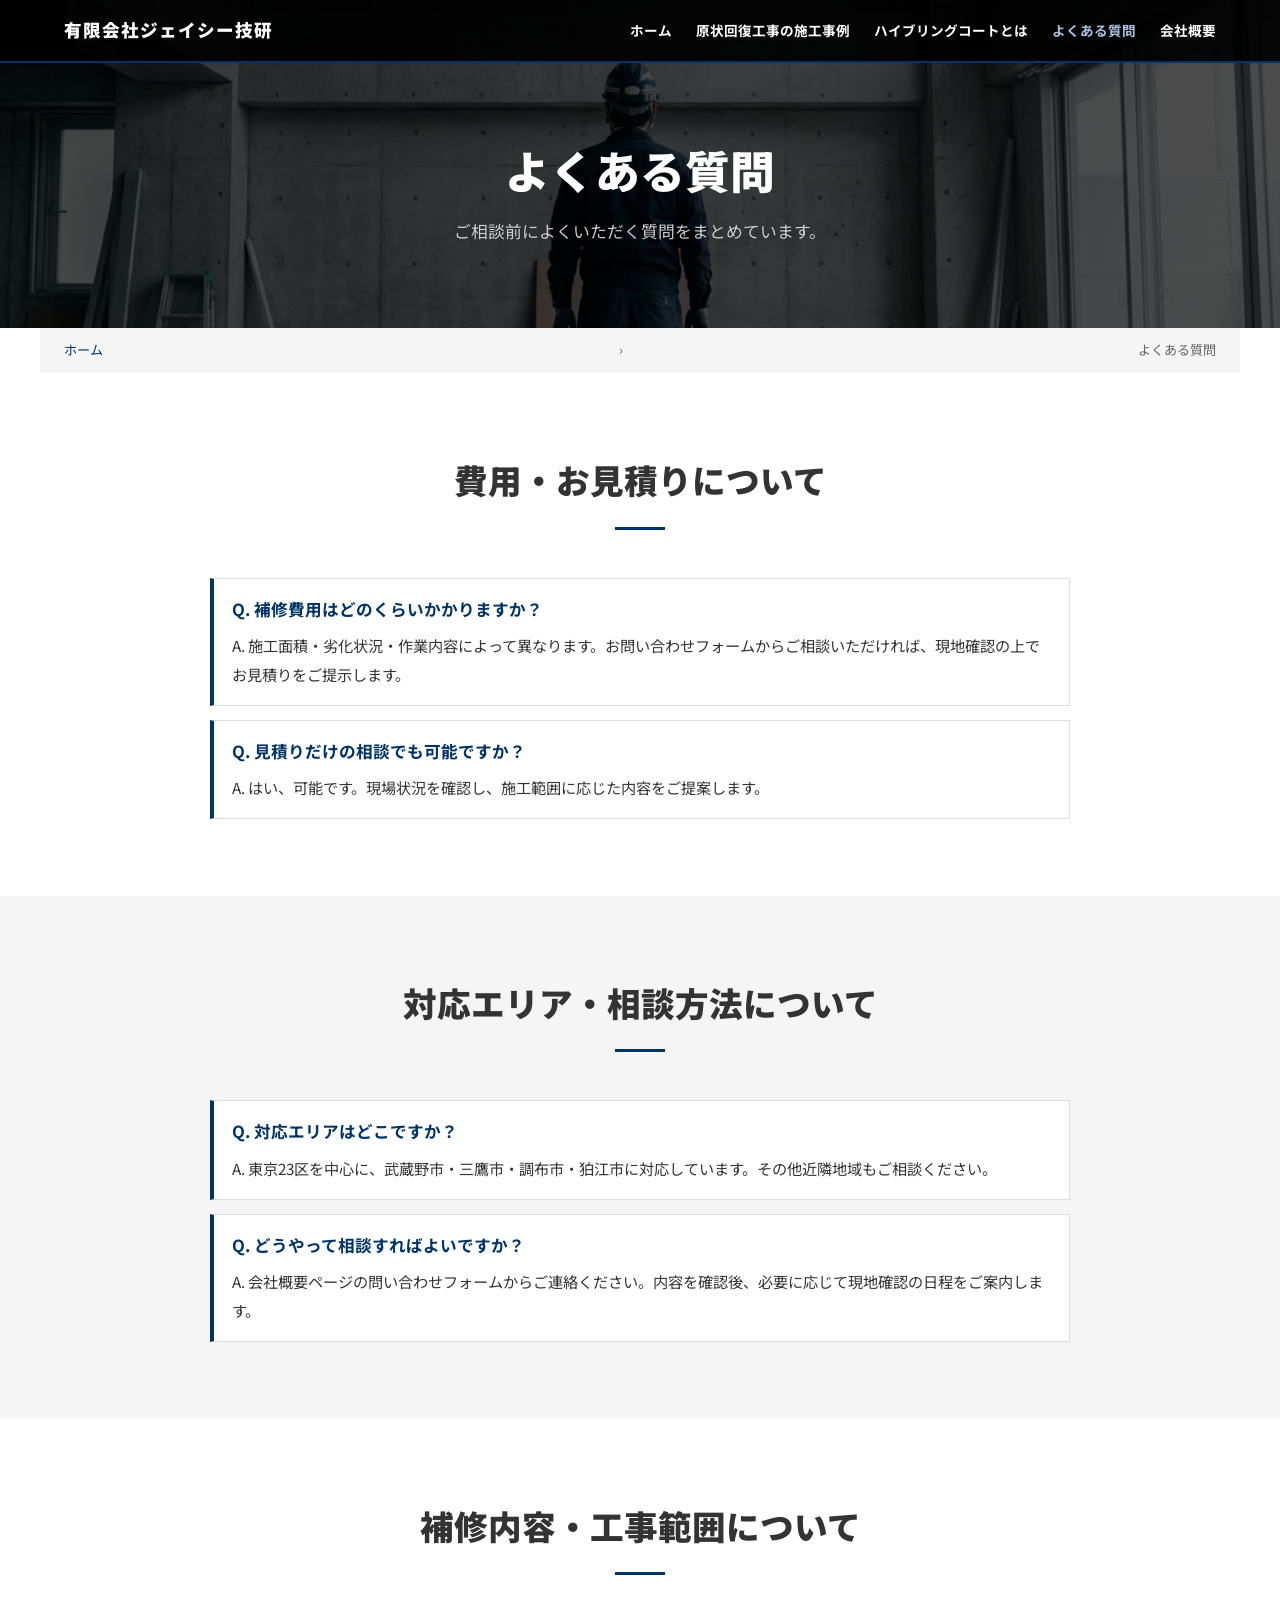
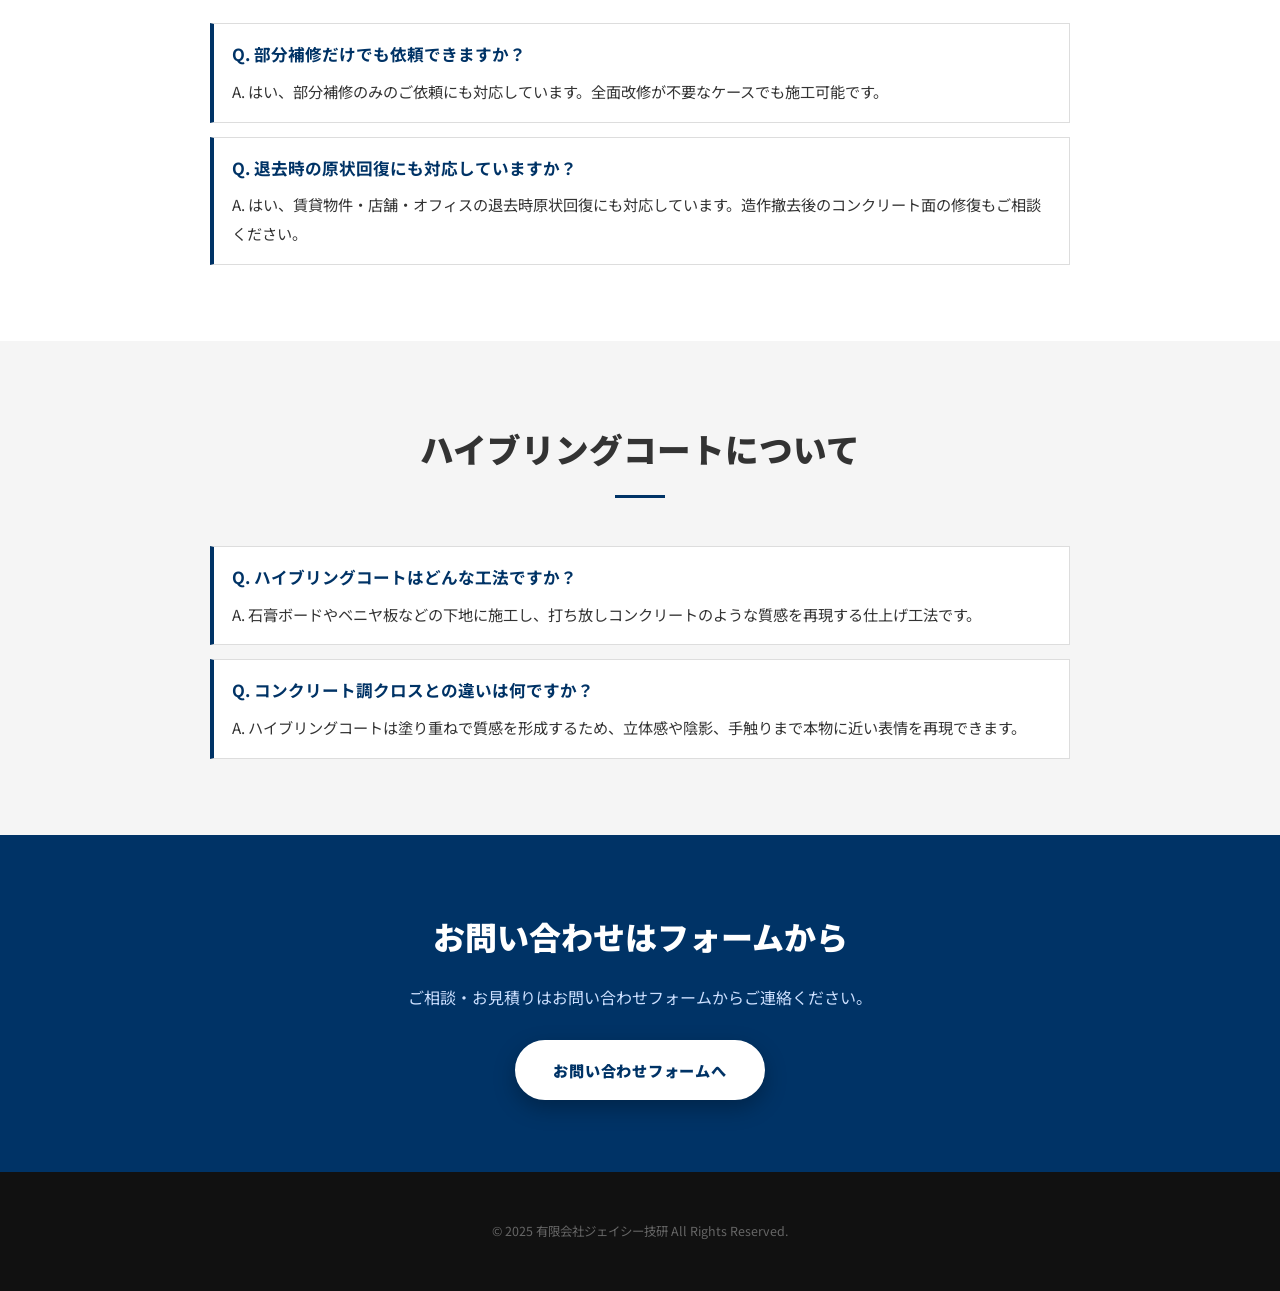
<file: faq.html>
<!DOCTYPE html>
<html lang="ja">
<head>
    <meta charset="UTF-8">
    <!-- Google tag (gtag.js) -->
    <script async src="https://www.googletagmanager.com/gtag/js?id=G-X6T82WWXQK"></script>
    <script>
      window.dataLayer = window.dataLayer || [];
      function gtag(){dataLayer.push(arguments);}
      gtag('js', new Date());
      gtag('config', 'G-X6T82WWXQK');
    </script>
    <meta name="viewport" content="width=device-width, initial-scale=1.0">
    <title>よくある質問｜打ち放しコンクリート補修・ハイブリングコート｜有限会社ジェイシー技研</title>
    <meta name="description" content="打ち放しコンクリート補修・原状回復、ハイブリングコートに関するよくある質問をまとめています。費用や対応エリア、施工の進め方についてご確認いただけます。">
    <meta name="robots" content="index,follow">
    <link rel="canonical" href="https://www.jcgiken.com/faq.html">

    <!-- Open Graph -->
    <meta property="og:type" content="article">
    <meta property="og:site_name" content="有限会社ジェイシー技研">
    <meta property="og:title" content="よくある質問｜有限会社ジェイシー技研">
    <meta property="og:description" content="打ち放しコンクリート補修・原状回復、ハイブリングコートに関するよくある質問。">
    <meta property="og:url" content="https://www.jcgiken.com/faq.html">
    <meta property="og:image" content="https://www.jcgiken.com/web/image/ogp.jpg">
    <meta property="og:image:width" content="1200">
    <meta property="og:image:height" content="630">
    <meta property="og:locale" content="ja_JP">

    <!-- Twitter Card -->
    <meta name="twitter:card" content="summary_large_image">
    <meta name="twitter:title" content="よくある質問｜有限会社ジェイシー技研">
    <meta name="twitter:description" content="打ち放しコンクリート補修・原状回復、ハイブリングコートのよくある質問。">
    <meta name="twitter:image" content="https://www.jcgiken.com/web/image/ogp.jpg">

    <!-- Favicon -->
    <link rel="icon" type="image/x-icon" href="/favicon.ico">
    <link rel="icon" type="image/png" sizes="32x32" href="/favicon-32x32.png">
    <link rel="icon" type="image/png" sizes="16x16" href="/favicon-16x16.png">
    <link rel="apple-touch-icon" sizes="180x180" href="/apple-touch-icon.png">
    <link rel="manifest" href="/site.webmanifest">
    <meta name="theme-color" content="#1a3a7a">

    <link rel="preconnect" href="https://fonts.googleapis.com">
    <link rel="preconnect" href="https://fonts.gstatic.com" crossorigin>
    <link href="https://fonts.googleapis.com/css2?family=Noto+Sans+JP:wght@400;500;700;900&display=swap" rel="stylesheet">
    <link rel="stylesheet" href="style.css">

    <!-- Structured Data: BreadcrumbList -->
    <script type="application/ld+json">
    {
      "@context": "https://schema.org",
      "@type": "BreadcrumbList",
      "itemListElement": [
        {"@type": "ListItem", "position": 1, "name": "ホーム", "item": "https://www.jcgiken.com/"},
        {"@type": "ListItem", "position": 2, "name": "よくある質問", "item": "https://www.jcgiken.com/faq.html"}
      ]
    }
    </script>

    <!-- Structured Data: FAQPage -->
    <script type="application/ld+json">
    {
      "@context": "https://schema.org",
      "@type": "FAQPage",
      "mainEntity": [
        {
          "@type": "Question",
          "name": "補修費用はどのくらいかかりますか？",
          "acceptedAnswer": {
            "@type": "Answer",
            "text": "施工面積・劣化状況・作業内容によって異なります。お問い合わせフォームからご相談いただければ、現地確認の上でお見積りをご提示します。"
          }
        },
        {
          "@type": "Question",
          "name": "対応エリアはどこですか？",
          "acceptedAnswer": {
            "@type": "Answer",
            "text": "東京23区を中心に、武蔵野市・三鷹市・調布市・狛江市に対応しています。その他近隣地域もご相談ください。"
          }
        },
        {
          "@type": "Question",
          "name": "部分補修だけでも依頼できますか？",
          "acceptedAnswer": {
            "@type": "Answer",
            "text": "はい、部分補修のみのご依頼にも対応しています。全面改修が不要なケースでも施工可能です。"
          }
        },
        {
          "@type": "Question",
          "name": "相談から施工までの流れを教えてください。",
          "acceptedAnswer": {
            "@type": "Answer",
            "text": "お問い合わせフォーム送信後、必要に応じて現地確認を行い、施工内容とお見積りをご提示します。内容に合意いただいた後に施工とお引き渡しを行います。"
          }
        },
        {
          "@type": "Question",
          "name": "ハイブリングコートはどんな工法ですか？",
          "acceptedAnswer": {
            "@type": "Answer",
            "text": "石膏ボードやベニヤ板などの下地に施工し、打ち放しコンクリートのような質感を再現する仕上げ工法です。"
          }
        },
        {
          "@type": "Question",
          "name": "コンクリート調クロスとの違いは何ですか？",
          "acceptedAnswer": {
            "@type": "Answer",
            "text": "ハイブリングコートは塗り重ねで質感を形成するため、立体感や陰影、手触りまで本物に近い表情を再現できます。"
          }
        }
      ]
    }
    </script>
</head>
<body>

    <header>
        <nav>
            <div class="logo">
                <a href="index.html">
                    <span class="logo-full">有限会社ジェイシー技研</span>
                    <span class="logo-short">トップ</span>
                </a>
            </div>
            <div class="nav-right">
                <ul class="mobile-quicknav">
                    <li><a href="cases.html">施工事例</a></li>
                </ul>
                <ul class="nav-links">
                    <li><a href="index.html">ホーム</a></li>
                    <li><a href="cases.html">原状回復工事の施工事例</a></li>
                    <li><a href="hybring-coat.html">ハイブリングコートとは</a></li>
                    <li><a href="faq.html" class="active">よくある質問</a></li>
                    <li><a href="company.html">会社概要</a></li>
                </ul>
                <button class="hamburger" id="hamburgerBtn" aria-label="メニューを開く" aria-expanded="false">
                    <span></span>
                    <span></span>
                    <span></span>
                    <span class="hamburger-label">メニュー</span>
                </button>
            </div>
        </nav>
    </header>

    <!-- Mobile Menu -->
    <div class="mobile-menu" id="mobileMenu" role="dialog" aria-modal="true" aria-label="ナビゲーションメニュー">
        <div class="mobile-menu-header">
            <span class="mobile-menu-header-title">メニュー</span>
            <button class="mobile-menu-close" id="mobileMenuClose">✕ 閉じる</button>
        </div>
        <div class="mobile-menu-links">
            <a href="index.html">ホーム（トップページ）</a>
            <a href="cases.html">原状回復工事の施工事例</a>
            <a href="hybring-coat.html">ハイブリングコートとは</a>
            <a href="faq.html" class="active">よくある質問</a>
            <a href="company.html">会社概要</a>
        </div>
    </div>

    <!-- Page Hero -->
    <div class="page-hero">
        <h1>よくある質問</h1>
        <p>ご相談前によくいただく質問をまとめています。</p>
    </div>

    <!-- Breadcrumb -->
    <nav class="breadcrumb" aria-label="パンくずリスト">
        <a href="index.html">ホーム</a>
        <span>›</span>
        よくある質問
    </nav>

    <div class="section-wrap">
        <div class="section-inner section-inner--narrow">
            <h2 class="section-title">費用・お見積りについて</h2>
            <div class="faq-list">
                <div class="faq-item">
                    <h3 class="faq-question">Q. 補修費用はどのくらいかかりますか？</h3>
                    <p class="faq-answer">A. 施工面積・劣化状況・作業内容によって異なります。お問い合わせフォームからご相談いただければ、現地確認の上でお見積りをご提示します。</p>
                </div>
                <div class="faq-item">
                    <h3 class="faq-question">Q. 見積りだけの相談でも可能ですか？</h3>
                    <p class="faq-answer">A. はい、可能です。現場状況を確認し、施工範囲に応じた内容をご提案します。</p>
                </div>
            </div>
        </div>
    </div>

    <div class="section-wrap bg-grey">
        <div class="section-inner section-inner--narrow">
            <h2 class="section-title">対応エリア・相談方法について</h2>
            <div class="faq-list">
                <div class="faq-item">
                    <h3 class="faq-question">Q. 対応エリアはどこですか？</h3>
                    <p class="faq-answer">A. 東京23区を中心に、武蔵野市・三鷹市・調布市・狛江市に対応しています。その他近隣地域もご相談ください。</p>
                </div>
                <div class="faq-item">
                    <h3 class="faq-question">Q. どうやって相談すればよいですか？</h3>
                    <p class="faq-answer">A. 会社概要ページの問い合わせフォームからご連絡ください。内容を確認後、必要に応じて現地確認の日程をご案内します。</p>
                </div>
            </div>
        </div>
    </div>

    <div class="section-wrap">
        <div class="section-inner section-inner--narrow">
            <h2 class="section-title">補修内容・工事範囲について</h2>
            <div class="faq-list">
                <div class="faq-item">
                    <h3 class="faq-question">Q. 部分補修だけでも依頼できますか？</h3>
                    <p class="faq-answer">A. はい、部分補修のみのご依頼にも対応しています。全面改修が不要なケースでも施工可能です。</p>
                </div>
                <div class="faq-item">
                    <h3 class="faq-question">Q. 退去時の原状回復にも対応していますか？</h3>
                    <p class="faq-answer">A. はい、賃貸物件・店舗・オフィスの退去時原状回復にも対応しています。造作撤去後のコンクリート面の修復もご相談ください。</p>
                </div>
            </div>
        </div>
    </div>

    <div class="section-wrap bg-grey">
        <div class="section-inner section-inner--narrow">
            <h2 class="section-title">ハイブリングコートについて</h2>
            <div class="faq-list">
                <div class="faq-item">
                    <h3 class="faq-question">Q. ハイブリングコートはどんな工法ですか？</h3>
                    <p class="faq-answer">A. 石膏ボードやベニヤ板などの下地に施工し、打ち放しコンクリートのような質感を再現する仕上げ工法です。</p>
                </div>
                <div class="faq-item">
                    <h3 class="faq-question">Q. コンクリート調クロスとの違いは何ですか？</h3>
                    <p class="faq-answer">A. ハイブリングコートは塗り重ねで質感を形成するため、立体感や陰影、手触りまで本物に近い表情を再現できます。</p>
                </div>
            </div>
        </div>
    </div>

    <!-- CTA -->
    <div class="cta-wrap">
        <h2>お問い合わせはフォームから</h2>
        <p>ご相談・お見積りはお問い合わせフォームからご連絡ください。</p>
        <a href="company.html#contact" class="btn">お問い合わせフォームへ</a>
    </div>

    <footer>
        <p class="footer-copy">&copy; 2025 有限会社ジェイシー技研 All Rights Reserved.</p>
    </footer>

    <script src="script.js"></script>
</body>
</html>
</file>
<file: style.css>
/* ========================================
   有限会社ジェイシー技研 共通スタイルシート
   style.css
======================================== */

/* ===== 1. CSS変数 ===== */
:root {
    --accent-blue: #003366;
    --accent-light: #1a4d99;
    --sub-bg: #f5f5f5;
    --text-color: #333;
    --text-light: #666;
    --white: #ffffff;
    --border-color: #ddd;
    /* レイアウト（ページ共通） */
    --page-pad-x: clamp(1rem, 4vw, 1.5rem);
    --section-pad-y: clamp(2.75rem, 6vw, 5.5rem);
    --stack-gap: clamp(1.25rem, 3vw, 2rem);
    --block-gap: clamp(1.75rem, 4vw, 2.75rem);
}

/* ===== 2. リセット & ベーススタイル ===== */
* { margin: 0; padding: 0; box-sizing: border-box; }
html { scroll-behavior: smooth; }
body { font-family: 'Noto Sans JP', sans-serif; line-height: 1.85; color: var(--text-color); background: var(--white); }
a { text-decoration: none; color: inherit; }
ul { list-style: none; }

/* ===== 3. ヘッダー & ナビゲーション ===== */
header {
    background: rgba(0,0,0,0.92);
    color: #fff;
    position: fixed;
    width: 100%;
    z-index: 1000;
    border-bottom: 2px solid var(--accent-blue);
}
nav {
    display: flex;
    justify-content: space-between;
    align-items: center;
    max-width: 1200px;
    margin: 0 auto;
    padding: 14px var(--page-pad-x);
}
.logo { font-weight: 900; font-size: 1.1rem; letter-spacing: 1px; color: #fff; }
.nav-links { display: flex; }
.nav-links li { margin-left: 24px; }
.nav-links a { font-weight: 700; font-size: 0.85rem; color: #fff; transition: color 0.3s; }
.nav-links a:hover, .nav-links a.active { color: #aac0e0; }

/* ===== 4. モバイルナビゲーション ===== */

/* ロゴ full / short */
.logo-short {
    display: none;
    font-size: 0.82rem;
    font-weight: 700;
    letter-spacing: 0.02em;
    padding: 8px 13px;
    background: rgba(0,51,102,0.55);
    border: 1px solid rgba(170,192,224,0.45);
    border-radius: 3px;
    white-space: nowrap;
    transition: background 0.2s;
}
.logo a:hover .logo-short { background: rgba(0,51,102,0.9); }

/* ナビ右グループ */
.nav-right { display: flex; align-items: center; gap: 8px; }

/* モバイルクイックナビ */
.mobile-quicknav { display: none; }
.mobile-quicknav a {
    display: block;
    color: #fff;
    font-weight: 700;
    font-size: 0.82rem;
    padding: 8px 13px;
    background: rgba(0,51,102,0.55);
    border: 1px solid rgba(170,192,224,0.45);
    border-radius: 3px;
    white-space: nowrap;
    transition: background 0.2s;
}
.mobile-quicknav a:hover { background: rgba(0,51,102,0.9); }

/* ハンバーガーボタン */
.hamburger {
    display: none;
    flex-direction: column;
    justify-content: center;
    align-items: center;
    gap: 3px;
    padding: 8px 13px;
    cursor: pointer;
    background: rgba(255,255,255,0.12);
    border: 1px solid rgba(255,255,255,0.38);
    border-radius: 4px;
    z-index: 1100;
}
.hamburger span:not(.hamburger-label) {
    display: block;
    width: 22px;
    height: 2px;
    background: #fff;
    border-radius: 2px;
    transition: transform 0.3s ease, opacity 0.3s ease;
    transform-origin: center;
}
.hamburger.open span:nth-child(1) { transform: translateY(7px) rotate(45deg); }
.hamburger.open span:nth-child(2) { opacity: 0; }
.hamburger.open span:nth-child(3) { transform: translateY(-7px) rotate(-45deg); }
.hamburger-label {
    display: none;
    font-size: 0.62rem;
    font-weight: 700;
    color: #fff;
    letter-spacing: 0.06em;
    margin-top: 3px;
    line-height: 1;
}

/* モバイルメニュー（フルスクリーンオーバーレイ） */
.mobile-menu {
    display: none;
    position: fixed;
    top: 0; left: 0;
    width: 100%; height: 100%;
    background: rgba(0,0,0,0.97);
    z-index: 1050;
    flex-direction: column;
    align-items: stretch;
    overflow-y: auto;
}
.mobile-menu.open { display: flex; }
.mobile-menu-header {
    display: flex;
    align-items: center;
    justify-content: space-between;
    padding: 16px 20px;
    border-bottom: 1px solid rgba(255,255,255,0.15);
    flex-shrink: 0;
}
.mobile-menu-header-title {
    color: #fff;
    font-size: 1rem;
    font-weight: 900;
    letter-spacing: 0.08em;
}
.mobile-menu-close {
    background: rgba(255,255,255,0.1);
    border: 1px solid rgba(255,255,255,0.3);
    color: #fff;
    font-size: 0.9rem;
    font-weight: 700;
    padding: 9px 18px;
    cursor: pointer;
    letter-spacing: 0.05em;
    border-radius: 3px;
    transition: background 0.2s;
}
.mobile-menu-close:hover { background: rgba(255,255,255,0.22); }
.mobile-menu-links { flex: 1; }
.mobile-menu-links a {
    display: flex;
    align-items: center;
    width: 100%;
    color: #fff;
    font-size: 1.15rem;
    font-weight: 700;
    letter-spacing: 0.04em;
    padding: 22px 22px;
    border-bottom: 1px solid rgba(255,255,255,0.1);
    transition: background 0.2s;
}
.mobile-menu-links a::after {
    content: "›";
    margin-left: auto;
    font-size: 1.5rem;
    font-weight: 400;
    opacity: 0.45;
}
.mobile-menu-links a:hover, .mobile-menu-links a.active {
    background: rgba(170,192,224,0.14);
    color: #aac0e0;
}
.mobile-menu-tel {
    padding: 28px 22px;
    text-align: center;
    border-top: 1px solid rgba(255,255,255,0.12);
    flex-shrink: 0;
}
.mobile-menu-tel p {
    color: #aaa;
    font-size: 0.88rem;
    margin-bottom: 10px;
}
.mobile-menu-tel a {
    display: inline-block;
    font-size: 1.5rem;
    font-weight: 900;
    color: #fff;
    letter-spacing: 0.05em;
    padding: 14px 28px;
    background: rgba(0,51,102,0.6);
    border: 1px solid rgba(170,192,224,0.4);
    border-radius: 4px;
    transition: background 0.2s;
}
.mobile-menu-tel a:hover { background: rgba(0,51,102,0.9); }

/* ===== 5. セクション共通 ===== */
.section-wrap {
    padding: var(--section-pad-y) var(--page-pad-x);
}
.section-inner { max-width: 1000px; margin: 0 auto; }
.section-wrap.bg-grey { background: var(--sub-bg); }
/* 連続するグレー背景の区切り（視覚的リズム） */
.section-wrap.bg-grey + .section-wrap.bg-grey {
    border-top: 1px solid rgba(0, 51, 102, 0.08);
    padding-top: clamp(2.25rem, 5vw, 4rem);
}
.section-wrap.bg-dark { background: #1e1e1e; color: #fff; }
.section-title {
    font-size: clamp(1.5rem, 3vw, 2.1rem);
    font-weight: 900;
    text-align: center;
    margin-bottom: clamp(2rem, 4vw, 3rem);
    position: relative;
    padding-bottom: 18px;
}
.section-title::after {
    content: "";
    position: absolute;
    bottom: 0; left: 50%;
    transform: translateX(-50%);
    width: 50px; height: 3px;
    background: var(--accent-blue);
}
.bg-dark .section-title::after { background: #aac0e0; }
.section-title.align-left { text-align: left; }
.section-title.align-left::after { left: 0; transform: none; }
.section-lead { text-align: center; font-size: 1.05rem; margin-bottom: 40px; color: var(--text-light); }
.bg-dark .section-lead { color: #bbb; }
.section-subtitle {
    text-align: center;
    color: var(--text-light);
    font-size: clamp(0.94rem, 2vw, 1rem);
    line-height: 1.75;
    margin-bottom: var(--block-gap);
    margin-top: 0;
}
/* 見出し直後のサブタイトル：タイトルとの距離を詰める */
.section-inner:has(> .section-title + .section-subtitle) > .section-title {
    margin-bottom: 0.5rem;
    padding-bottom: 14px;
}
.section-inner:has(> .section-title + .section-subtitle) > .section-subtitle {
    margin-bottom: clamp(1.75rem, 4vw, 2.75rem);
}

/* セクション冒頭のリード文（中央寄せ・下余白） */
.section-intro {
    margin-bottom: var(--block-gap);
}
.section-intro--tight {
    margin-bottom: clamp(1.35rem, 3vw, 2.25rem);
}
.text-body--after-tags {
    margin-top: clamp(1.25rem, 3vw, 1.5rem);
}

/* テキストブロック */
.text-body p { font-size: 1.02rem; margin-bottom: 18px; line-height: 2; }
.text-body p:last-child { margin-bottom: 0; }
.text-body.centered { text-align: center; }

/* FAQ */
.faq-list {
    max-width: 860px;
    margin: 0 auto;
    display: flex;
    flex-direction: column;
    gap: 14px;
}
.faq-item {
    background: var(--white);
    border: 1px solid var(--border-color);
    border-left: 4px solid var(--accent-blue);
    padding: 16px 18px;
}
.faq-question {
    font-size: clamp(0.98rem, 2vw, 1.04rem);
    font-weight: 700;
    color: var(--accent-blue);
    margin-bottom: 8px;
    line-height: 1.7;
}
.faq-answer {
    font-size: 0.95rem;
    color: var(--text-color);
    line-height: 1.9;
}
.faq-answer a {
    color: var(--accent-blue);
    text-decoration: underline;
}

/* サブセクションラベル */
.subsection-label {
    font-size: 0.92rem;
    font-weight: 700;
    color: var(--accent-blue);
    margin: 24px 0 12px;
}

/* ===== 6. ページヒーロー & パンくずリスト ===== */
.page-hero {
    background: linear-gradient(rgba(0,0,0,0.7), rgba(0,0,0,0.7)),
                url('../web/image/1773379434410.png')
                no-repeat center center / cover;
    padding: clamp(6.5rem, 16vw, 8.75rem) var(--page-pad-x) clamp(2.75rem, 7vw, 5rem);
    text-align: center;
    color: #fff;
}
.page-hero h1 {
    font-size: clamp(1.65rem, 4vw, 2.8rem);
    font-weight: 900;
    margin-bottom: clamp(0.75rem, 2vw, 1rem);
    line-height: 1.35;
}
.page-hero p {
    font-size: clamp(0.92rem, 2vw, 1.05rem);
    color: #ccc;
    line-height: 1.85;
    max-width: 36em;
    margin-left: auto;
    margin-right: auto;
}

.breadcrumb {
    background: var(--sub-bg);
    padding: 0.65rem var(--page-pad-x);
    font-size: 0.82rem;
    color: var(--text-light);
}
.breadcrumb a { color: var(--accent-blue); }
.breadcrumb a:hover { text-decoration: underline; }
.breadcrumb span { margin: 0 8px; }

/* ===== 7. 施工の流れ（casesページ・hybring-coatページ共通） ===== */
.flow-steps {
    display: flex;
    flex-direction: column;
    max-width: 640px;
    margin: 0 auto;
    padding: 0;
}
.flow-step {
    display: flex;
    align-items: flex-start;
    gap: clamp(14px, 3vw, 20px);
    padding: clamp(18px, 3vw, 22px) 0;
    border-bottom: 1px solid var(--border-color);
}
.flow-step:last-child { border-bottom: none; }
.step-num {
    flex-shrink: 0;
    width: 46px;
    height: 46px;
    background: var(--accent-blue);
    color: #fff;
    display: flex;
    align-items: center;
    justify-content: center;
    font-weight: 900;
    font-size: 1.1rem;
}
.step-body { padding-top: 10px; }
.step-body strong { font-size: 1.02rem; display: block; margin-bottom: 4px; }
.step-body p { font-size: 0.9rem; color: var(--text-light); }
.flow-note {
    text-align: center;
    font-size: clamp(0.85rem, 2vw, 0.88rem);
    color: var(--text-light);
    margin-top: clamp(1.25rem, 3vw, 1.75rem);
    line-height: 1.85;
    padding: 0 var(--page-pad-x);
}

/* ===== 8. CTA ===== */
.cta-wrap {
    background: var(--accent-blue);
    color: #fff;
    text-align: center;
    padding: clamp(3rem, 8vw, 4.5rem) var(--page-pad-x);
}
.cta-wrap h2 { font-size: clamp(1.4rem, 3vw, 2rem); font-weight: 900; margin-bottom: 16px; }
.cta-wrap p { font-size: 1rem; color: #cce0ff; margin-bottom: 28px; }
.cta-wrap .btn {
    background: #fff;
    color: var(--accent-blue);
    border: 2px solid #fff;
    border-radius: 999px;
    padding: 14px 36px;
    margin-top: 0;
    font-weight: 900;
    box-shadow: 0 8px 22px rgba(0,0,0,0.28);
}
.cta-wrap .btn:hover {
    background: #eaf2ff;
    color: #00264d;
    transform: translateY(-2px);
}
.cta-tel {
    font-size: clamp(2rem, 5vw, 3rem);
    font-weight: 900;
    color: #fff;
    letter-spacing: 0.04em;
    display: block;
    margin-bottom: 8px;
}
.cta-tel a { color: inherit; }
.cta-note { font-size: 0.88rem; color: #cce0ff; }

/* ===== 9. フッター ===== */
footer { background: #111; color: #ccc; padding: clamp(2.5rem, 6vw, 3rem) var(--page-pad-x); text-align: center; }
.footer-main { font-size: 0.95rem; margin-bottom: 16px; color: #ddd; line-height: 2.2; }
.footer-tel { color: #fff; font-size: 1.2rem; font-weight: 900; }
.footer-tel a { color: #fff; }
.footer-copy { font-size: 0.78rem; color: #666; margin-top: 0; }

/* ===== 10. レスポンシブ（共通） ===== */
@media (max-width: 768px) {
    nav { padding: 10px 12px; }
    .nav-links { display: none; }
    .hamburger { display: flex; }
    .hamburger-label { display: block; }
    .mobile-quicknav { display: flex; }
    .logo-full { display: none; }
    .logo-short { display: inline-block; }
}


/* ========================================
   11. トップページ固有
======================================== */

/* ヒーロー */
.hero {
    min-height: 90vh;
    background: linear-gradient(rgba(0,0,0,0.62), rgba(0,0,0,0.62)),
                url('../web/image/1773379434410.png')
                no-repeat center center / cover;
    display: flex;
    align-items: center;
    justify-content: center;
    text-align: center;
    color: #fff;
    padding: 100px 24px 60px;
}
.hero-content { max-width: 800px; }
.hero-badge {
    display: inline-block;
    background: var(--accent-blue);
    font-size: 0.9rem;
    font-weight: 700;
    letter-spacing: 0.1em;
    padding: 4px 20px;
    margin-bottom: 24px;
}
.hero-content h1 {
    font-size: clamp(1.8rem, 4.5vw, 3.4rem);
    font-weight: 900;
    line-height: 1.3;
    margin-bottom: 28px;
}
.hero-sub { font-size: clamp(1rem, 2vw, 1.2rem); line-height: 1.9; margin-bottom: 16px; color: #e8e8e8; }
.hero-note { font-size: 0.95rem; color: #ccc; margin-bottom: 40px; }
.hero-cta {
    background: rgba(255,255,255,0.1);
    border: 1px solid rgba(255,255,255,0.4);
    display: inline-block;
    padding: 20px 40px;
}
.hero-cta p { font-size: 0.95rem; color: #e6edf7; margin-bottom: 14px; letter-spacing: 0.03em; }
.hero-cta .btn {
    background: #fff;
    color: var(--accent-blue);
    border: 2px solid #fff;
    border-radius: 999px;
    padding: 14px 34px;
    margin-top: 0;
    font-weight: 800;
    box-shadow: 0 8px 22px rgba(0,0,0,0.28);
}
.hero-cta .btn:hover {
    background: #eaf2ff;
    color: #00264d;
    transform: translateY(-2px);
}

/* トップページ 施工事例ダイジェスト */
.case-digest-item {
    max-width: 980px;
    margin: 0 auto;
}
.case-digest-link {
    text-align: center;
    margin-top: 22px;
}
.case-digest-link .btn {
    margin-top: 0;
}

/* お悩みグリッド */
.troubles-grid {
    display: grid;
    grid-template-columns: repeat(auto-fit, minmax(220px, 1fr));
    gap: 14px;
    margin-top: 24px;
}
.trouble-item {
    background: var(--white);
    border-left: 4px solid var(--accent-blue);
    padding: 14px 18px;
    font-size: 0.95rem;
    font-weight: 500;
}
.troubles-note { margin-top: 28px; font-size: 0.92rem; color: var(--text-light); text-align: center; }

/* 補修工程リスト */
.process-list {
    padding: 4px 0;
    margin: 20px 0 20px 1em;
}
.process-list li {
    padding: 6px 0;
    padding-left: 1.4em;
    position: relative;
}
.process-list li::before { content: "・"; position: absolute; left: 0; }

/* 対応エリア */
.area-list {
    display: flex;
    flex-wrap: wrap;
    gap: 12px;
    justify-content: center;
    margin-top: 30px;
}
.area-tag { background: var(--accent-blue); color: #fff; padding: 8px 22px; font-weight: 700; font-size: 0.95rem; }
.area-tag.soft { background: var(--white); color: var(--accent-blue); border: 1px solid var(--accent-blue); }

/* トップページ レスポンシブ */
@media (max-width: 768px) {
    .hero { min-height: 100svh; }
}


/* ========================================
   12. 施工事例ページ固有
======================================== */

.cases-list {
    display: flex;
    flex-direction: column;
    gap: 60px;
}
.case-item {
    background: var(--white);
    border-top: 4px solid var(--accent-blue);
    box-shadow: 0 2px 12px rgba(0,0,0,0.08);
    overflow: hidden;
}
.case-item-header { padding: 20px 28px 0; }
.case-item .case-no {
    font-size: 0.78rem;
    color: var(--accent-blue);
    font-weight: 700;
    letter-spacing: 0.1em;
    margin-bottom: 6px;
}
.case-item h3 {
    font-size: 1.1rem;
    font-weight: 700;
    margin-bottom: 16px;
}
.before-after {
    display: grid;
    grid-template-columns: 1fr 1fr;
}
.ba-panel {
    position: relative;
    overflow: hidden;
}
.ba-panel img {
    width: 100%;
    height: 320px;
    object-fit: cover;
    display: block;
}
.ba-label {
    position: absolute;
    top: 12px; left: 12px;
    background: rgba(0,0,0,0.72);
    color: #fff;
    font-size: 0.8rem;
    font-weight: 700;
    letter-spacing: 0.12em;
    padding: 4px 14px;
}
.ba-label.after { background: var(--accent-blue); }
.ba-divider { position: relative; }
.ba-divider::before {
    content: "";
    position: absolute;
    top: 0; left: 0; bottom: 0;
    width: 3px;
    background: var(--white);
    z-index: 1;
}
.case-item-desc {
    padding: 16px 28px 22px;
    font-size: 0.95rem;
    color: var(--text-light);
}
.cases-note { margin-top: 32px; font-size: 0.88rem; color: var(--text-light); text-align: center; }

/* 施工事例ページ レスポンシブ */
@media (max-width: 768px) {
    .ba-panel img { height: 220px; }
}
@media (max-width: 480px) {
    .before-after { grid-template-columns: 1fr; }
    .ba-panel img { height: 200px; }
    .ba-divider::before { display: none; }
}


/* ========================================
   13. ハイブリングコートページ固有
======================================== */

/* 2カラムレイアウト */
.two-col {
    display: grid;
    grid-template-columns: 1fr 1fr;
    gap: clamp(28px, 5vw, 52px);
    align-items: start;
}
.two-col.reverse { direction: rtl; }
.two-col.reverse > * { direction: ltr; }

/* カバー画像 */
.img-cover {
    width: 100%;
    height: 100%;
    min-height: 220px;
    object-fit: cover;
    display: block;
    border-radius: 2px;
}

/* 画像フルブリード（底部のはみ出し演出） */
.img-bleed {
    overflow: hidden;
    margin-top: clamp(1.75rem, 4vw, 2.75rem);
    border-radius: 2px;
}
.img-bleed img { width: 100%; display: block; margin-bottom: -6%; }

/* 対応下地タグ */
.base-list {
    display: flex;
    flex-wrap: wrap;
    gap: 10px;
    margin: 20px 0;
}
.base-tag {
    background: var(--accent-blue);
    color: #fff;
    font-size: 0.88rem;
    font-weight: 700;
    padding: 6px 18px;
}

/* 画像プレースホルダー */
.img-placeholder {
    background: #e0e0e0;
    display: flex;
    flex-direction: column;
    align-items: center;
    justify-content: center;
    color: #999;
    font-size: 0.88rem;
    min-height: 320px;
    gap: 10px;
}
.img-placeholder svg { opacity: 0.4; }
.img-placeholder span { letter-spacing: 0.05em; }

/* 特徴カード */
.features-grid {
    display: grid;
    grid-template-columns: repeat(2, 1fr);
    gap: clamp(14px, 2.5vw, 20px);
    margin-bottom: clamp(1.5rem, 3vw, 2.75rem);
}
.feature-card {
    background: var(--white);
    border-left: 4px solid var(--accent-blue);
    padding: 22px 24px;
    box-shadow: 0 2px 10px rgba(0,0,0,0.06);
}
.feature-card .feature-title {
    font-weight: 900;
    font-size: 1.02rem;
    margin-bottom: 10px;
    color: var(--accent-blue);
}
.feature-card p { font-size: 0.93rem; line-height: 1.8; color: var(--text-color); }

/* クロスとの比較グリッド */
.vs-grid {
    display: grid;
    grid-template-columns: 1fr 1fr;
    gap: 0;
    border: 1px solid var(--border-color);
    overflow: hidden;
}
.vs-col { padding: 28px 28px 32px; }
.vs-col.vs-bad { background: #f5f5f5; }
.vs-col.vs-good { background: #e8eef7; border-left: 1px solid var(--border-color); }
.vs-label {
    font-weight: 900;
    font-size: 0.9rem;
    letter-spacing: 0.08em;
    padding: 6px 14px;
    display: inline-block;
    margin-bottom: 18px;
}
.vs-bad .vs-label { background: #888; color: #fff; }
.vs-good .vs-label { background: var(--accent-blue); color: #fff; }
.vs-list { display: flex; flex-direction: column; gap: 10px; }
.vs-list li {
    font-size: 0.93rem;
    padding-left: 1.4em;
    position: relative;
    line-height: 1.7;
}
.vs-bad .vs-list li::before { content: "✕"; position: absolute; left: 0; color: #999; font-size: 0.85rem; }
.vs-good .vs-list li::before { content: "✔"; position: absolute; left: 0; color: var(--accent-blue); font-size: 0.85rem; font-weight: 900; }
.vs-note {
    text-align: center;
    margin-top: clamp(1.5rem, 3vw, 2rem);
    font-size: clamp(0.94rem, 2vw, 1rem);
    font-weight: 700;
    color: var(--accent-blue);
    padding: clamp(16px, 3vw, 20px) var(--page-pad-x);
    border: 2px solid var(--accent-blue);
    background: #f0f4fa;
    line-height: 1.9;
}

/* メリットカード */
.merit-grid {
    display: grid;
    grid-template-columns: 1fr 1fr;
    gap: clamp(18px, 3vw, 24px);
    margin-bottom: var(--block-gap);
}
.merit-card {
    background: var(--white);
    padding: 28px 26px;
    box-shadow: 0 2px 10px rgba(0,0,0,0.06);
}
.merit-card-head {
    font-weight: 900;
    font-size: 1rem;
    color: var(--white);
    background: var(--accent-blue);
    padding: 8px 16px;
    margin: -28px -26px 20px;
}
.merit-card p { font-size: 0.95rem; line-height: 1.9; color: var(--text-color); }

/* 比較チェックリスト */
.compare-list {
    display: flex;
    flex-direction: column;
    gap: 12px;
    margin-top: 24px;
}
.compare-list.centered {
    max-width: 720px;
    margin-left: auto;
    margin-right: auto;
    margin-bottom: clamp(1.25rem, 3vw, 2rem);
}
.compare-row {
    display: flex;
    align-items: flex-start;
    gap: 12px;
    padding: clamp(12px, 2vw, 14px) clamp(14px, 2.5vw, 18px);
    background: var(--white);
    border-left: 4px solid var(--accent-blue);
    font-size: clamp(0.9rem, 1.8vw, 0.95rem);
    line-height: 1.75;
}
.compare-row .check {
    color: var(--accent-blue);
    font-weight: 900;
    font-size: 1.1rem;
    flex-shrink: 0;
}

/* サンプル実例カード */
.sample-card {
    background: var(--white);
    border-top: 4px solid var(--accent-blue);
    box-shadow: 0 2px 12px rgba(0,0,0,0.08);
    overflow: hidden;
    margin-bottom: var(--stack-gap);
    border-radius: 2px;
}
#sample .sample-card:last-child {
    margin-bottom: 0;
}
.sample-ba {
    display: grid;
    grid-template-columns: 1fr 1fr;
}
.sample-panel {
    position: relative;
    overflow: hidden;
}
.sample-panel img {
    width: 100%;
    height: clamp(220px, 38vw, 360px);
    display: block;
    object-fit: cover;
}
.sample-panel--divider { border-left: 3px solid var(--white); }
.sample-label {
    position: absolute;
    top: 12px; left: 12px;
    background: rgba(0,0,0,0.72);
    color: #fff;
    font-size: 0.8rem;
    font-weight: 700;
    letter-spacing: 0.12em;
    padding: 4px 14px;
}
.sample-label.after { background: var(--accent-blue); }
.sample-panel-cap {
    text-align: center;
    font-size: 0.85rem;
    color: var(--text-light);
    padding: 10px 16px 14px;
}
.sample-side {
    display: grid;
    grid-template-columns: minmax(0, 1fr) minmax(0, 2fr);
    gap: clamp(20px, 4vw, 36px);
    align-items: start;
    padding: clamp(18px, 3vw, 28px);
}
.sample-side-img {
    overflow: hidden;
    border: 1px solid var(--border-color);
    border-radius: 2px;
    /* 縦長写真のままだと右カラムに空白が多くなるため、高さを抑えてトリミング */
    height: clamp(168px, 26vw, 260px);
}
.sample-side-img img {
    width: 100%;
    height: 100%;
    display: block;
    object-fit: cover;
    object-position: center;
}
.sample-caption {
    font-size: clamp(0.9rem, 2vw, 0.95rem);
    line-height: 1.95;
    color: var(--text-color);
}
.sample-caption p { margin-bottom: 0.65em; }
.sample-caption p:last-child { margin-bottom: 0; }
.sample-caption strong { color: var(--accent-blue); }

.sample-compare-note {
    text-align: center;
    font-size: 0.95rem;
    line-height: 1.9;
    color: var(--text-color);
    max-width: 640px;
    margin: 0 auto 36px;
    padding: 0 8px;
}
.sample-compare-note strong { color: var(--accent-blue); }

.section-title--sample-sub {
    margin-top: 8px;
}

.sample-card--note {
    border-top: none;
    border: 1px solid var(--border-color);
    box-shadow: none;
}
.sample-gypsum-note {
    padding: 28px 32px;
    font-size: 0.95rem;
    line-height: 2.1;
    color: var(--text-color);
}
.sample-gypsum-note p { margin-bottom: 12px; }
.sample-gypsum-note p:last-child { margin-bottom: 0; }
.sample-gypsum-note strong { color: var(--accent-blue); }

/* まとめブロック */
.summary-block {
    max-width: 680px;
    margin: 0 auto;
    text-align: center;
    padding: 0 var(--page-pad-x);
}
.summary-block p {
    font-size: clamp(0.98rem, 2vw, 1.05rem);
    line-height: 2;
    color: var(--text-color);
    margin-bottom: clamp(1rem, 2.5vw, 1.15rem);
}
.summary-block p:last-child { margin-bottom: 0; }

/* ハイブリングコートページ レスポンシブ */
@media (max-width: 900px) {
    .vs-col { padding: clamp(20px, 3vw, 28px); }
}
@media (max-width: 768px) {
    .two-col {
        grid-template-columns: 1fr;
        gap: var(--stack-gap);
    }
    .two-col .img-cover {
        width: 100%;
        max-height: min(52vw, 320px);
        min-height: 200px;
        object-position: center;
    }
    .two-col.reverse { direction: ltr; }
    .features-grid { grid-template-columns: 1fr; }
    .vs-grid { grid-template-columns: 1fr; }
    .vs-col.vs-good { border-left: none; border-top: 1px solid var(--border-color); }
    .merit-grid { grid-template-columns: 1fr; }
    .sample-side { grid-template-columns: 1fr; }
    .sample-side-img { max-width: 100%; }
    .img-bleed img { margin-bottom: 0; }
}
@media (max-width: 640px) {
    .sample-ba {
        grid-template-columns: 1fr;
    }
    .sample-panel--divider {
        border-left: none;
        border-top: 3px solid var(--white);
    }
    .sample-panel img {
        height: clamp(200px, 55vw, 280px);
    }
}


/* ========================================
   14. 会社概要ページ固有
======================================== */

.section-inner--narrow { max-width: 900px; margin: 0 auto; }

/* 会社概要テーブル */
.company-table {
    width: 100%;
    border-collapse: collapse;
}
.company-table th,
.company-table td {
    padding: 18px 20px;
    border-bottom: 1px solid var(--border-color);
    text-align: left;
    font-size: 0.97rem;
    vertical-align: top;
}
.company-table th {
    background: var(--sub-bg);
    width: 28%;
    font-weight: 700;
    color: var(--accent-blue);
    white-space: nowrap;
}
.company-table tr:last-child th,
.company-table tr:last-child td { border-bottom: none; }
.tel-large {
    font-weight: 900;
    font-size: 1.4rem;
    color: var(--accent-blue);
}
.tel-large a { color: inherit; }

/* 求人カード */
.recruit-card {
    background: var(--white);
    border: 1px solid var(--border-color);
    padding: 40px;
    text-align: center;
    max-width: 600px;
    margin: 0 auto;
    box-shadow: 0 2px 10px rgba(0,0,0,0.06);
}
.recruit-card p { font-size: 1rem; margin-bottom: 12px; color: var(--text-color); }
.recruit-card p:last-of-type { color: var(--text-light); font-size: 0.92rem; }
.btn {
    display: inline-block;
    background: var(--accent-blue);
    color: #fff;
    padding: 14px 44px;
    font-weight: 700;
    font-size: 0.95rem;
    margin-top: 20px;
    transition: background 0.3s, transform 0.2s;
    letter-spacing: 0.05em;
}
.btn:hover { background: var(--accent-light); transform: translateY(-2px); }

/* お問い合わせフォーム */
.contact-form {
    margin-top: 24px;
    background: var(--white);
    border: 1px solid var(--border-color);
    padding: 28px;
}
.contact-form label {
    display: block;
    font-weight: 700;
    color: var(--accent-blue);
    margin: 0 0 8px;
}
.contact-form input,
.contact-form textarea {
    width: 100%;
    font: inherit;
    color: var(--text-color);
    border: 1px solid var(--border-color);
    padding: 12px 14px;
    margin-bottom: 16px;
    background: #fff;
}
.contact-form textarea {
    resize: vertical;
    min-height: 140px;
}
.contact-form input:focus,
.contact-form textarea:focus {
    outline: none;
    border-color: var(--accent-light);
    box-shadow: 0 0 0 3px rgba(26,77,153,0.12);
}
.btn-submit {
    display: inline-block;
    background: var(--accent-blue);
    color: #fff;
    border: none;
    padding: 14px 44px;
    font-weight: 700;
    font-size: 0.95rem;
    transition: background 0.3s, transform 0.2s;
    letter-spacing: 0.05em;
    cursor: pointer;
}
.btn-submit:hover {
    background: var(--accent-light);
    transform: translateY(-2px);
}

/* 会社概要ページ レスポンシブ */
@media (max-width: 768px) {
    .company-table th,
    .company-table td { display: block; width: 100%; }
    .company-table th { padding-bottom: 4px; border-bottom: none; background: transparent; }
    .recruit-card { padding: 30px 20px; }
    .contact-form { padding: 20px; }
}
</file>
